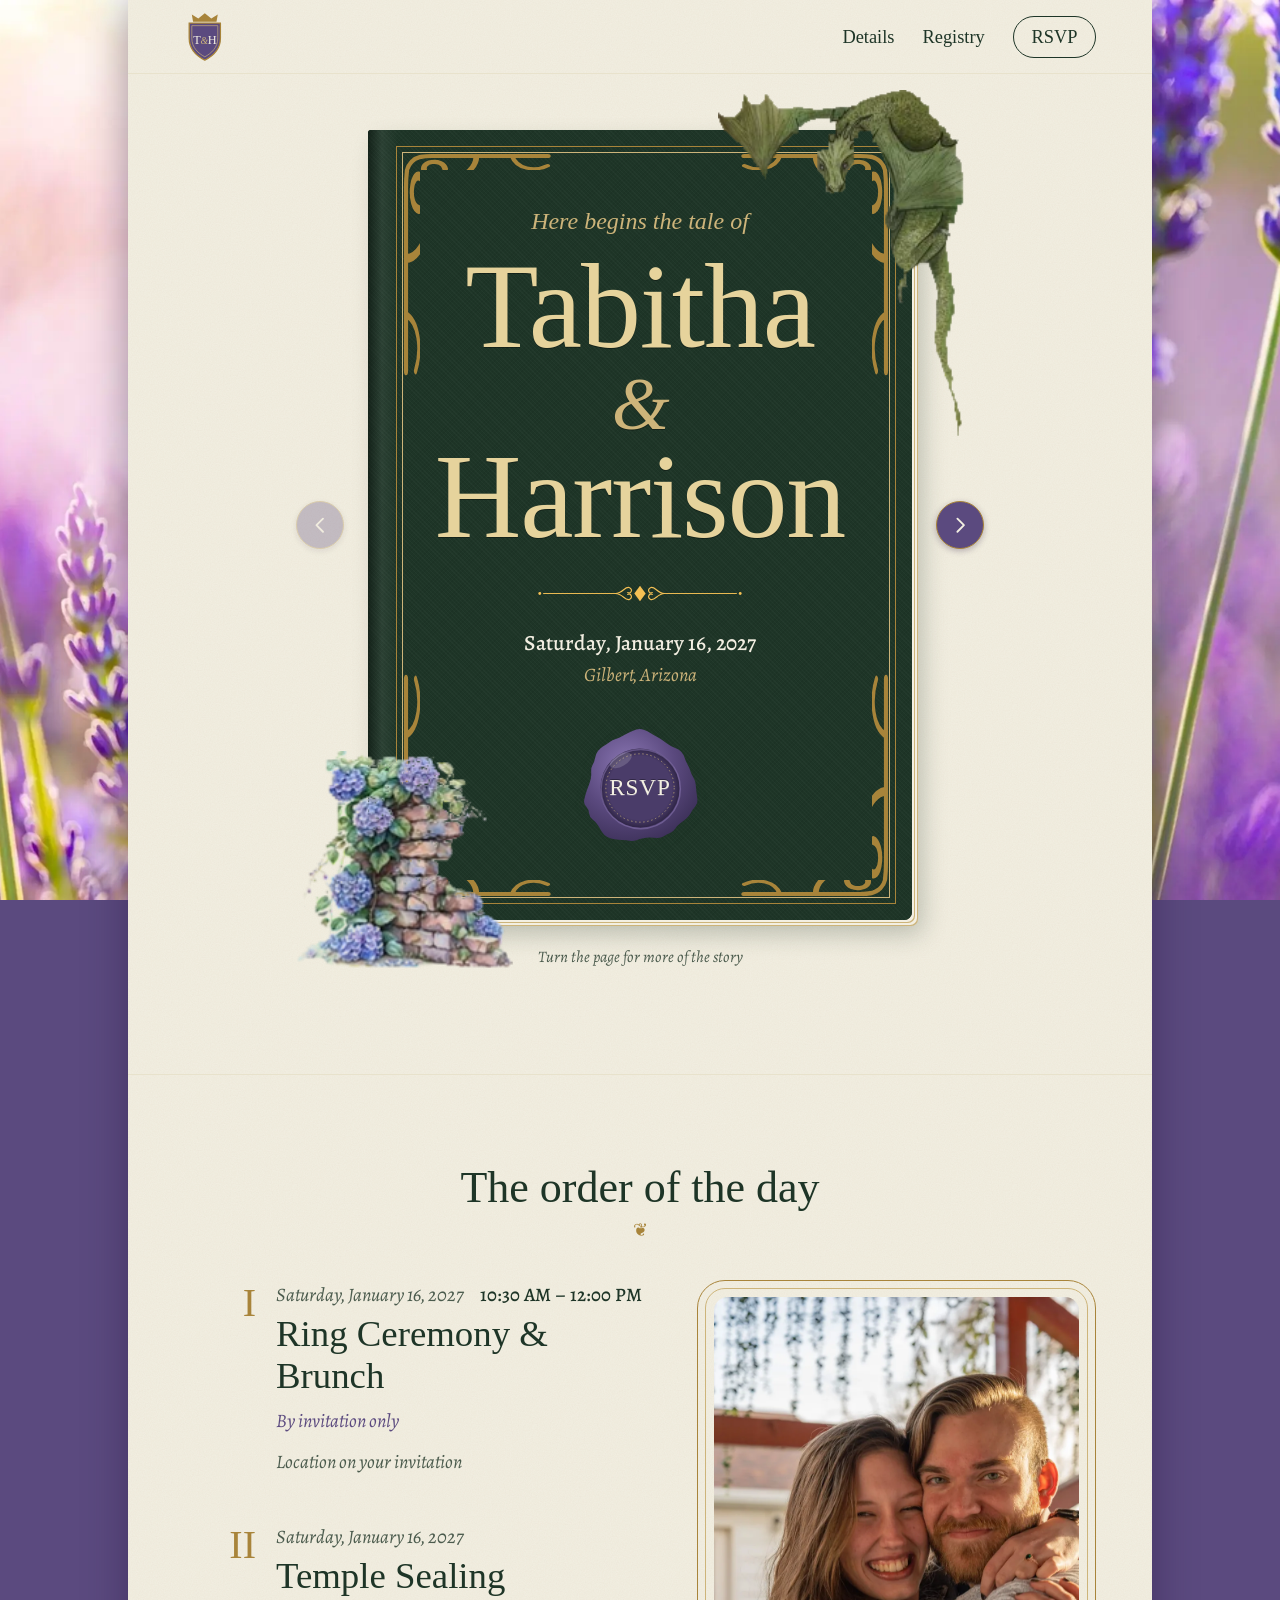
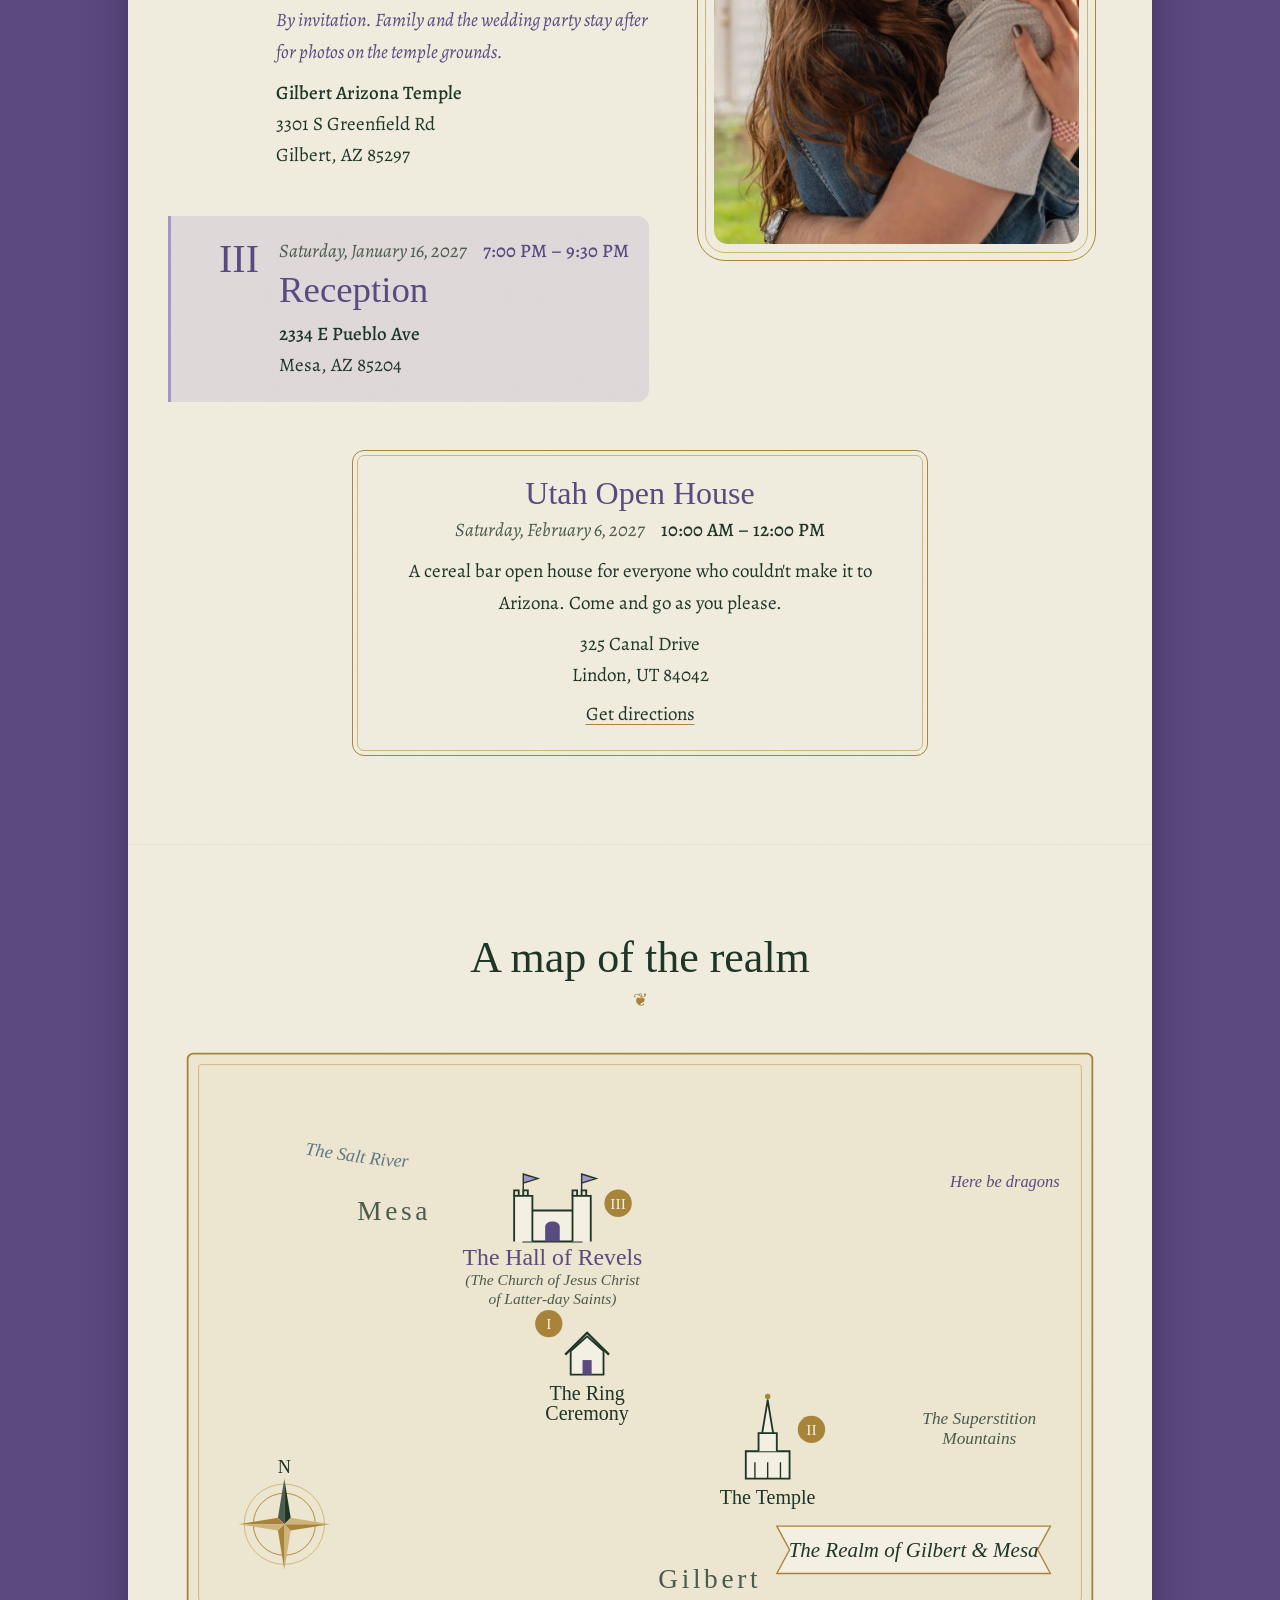
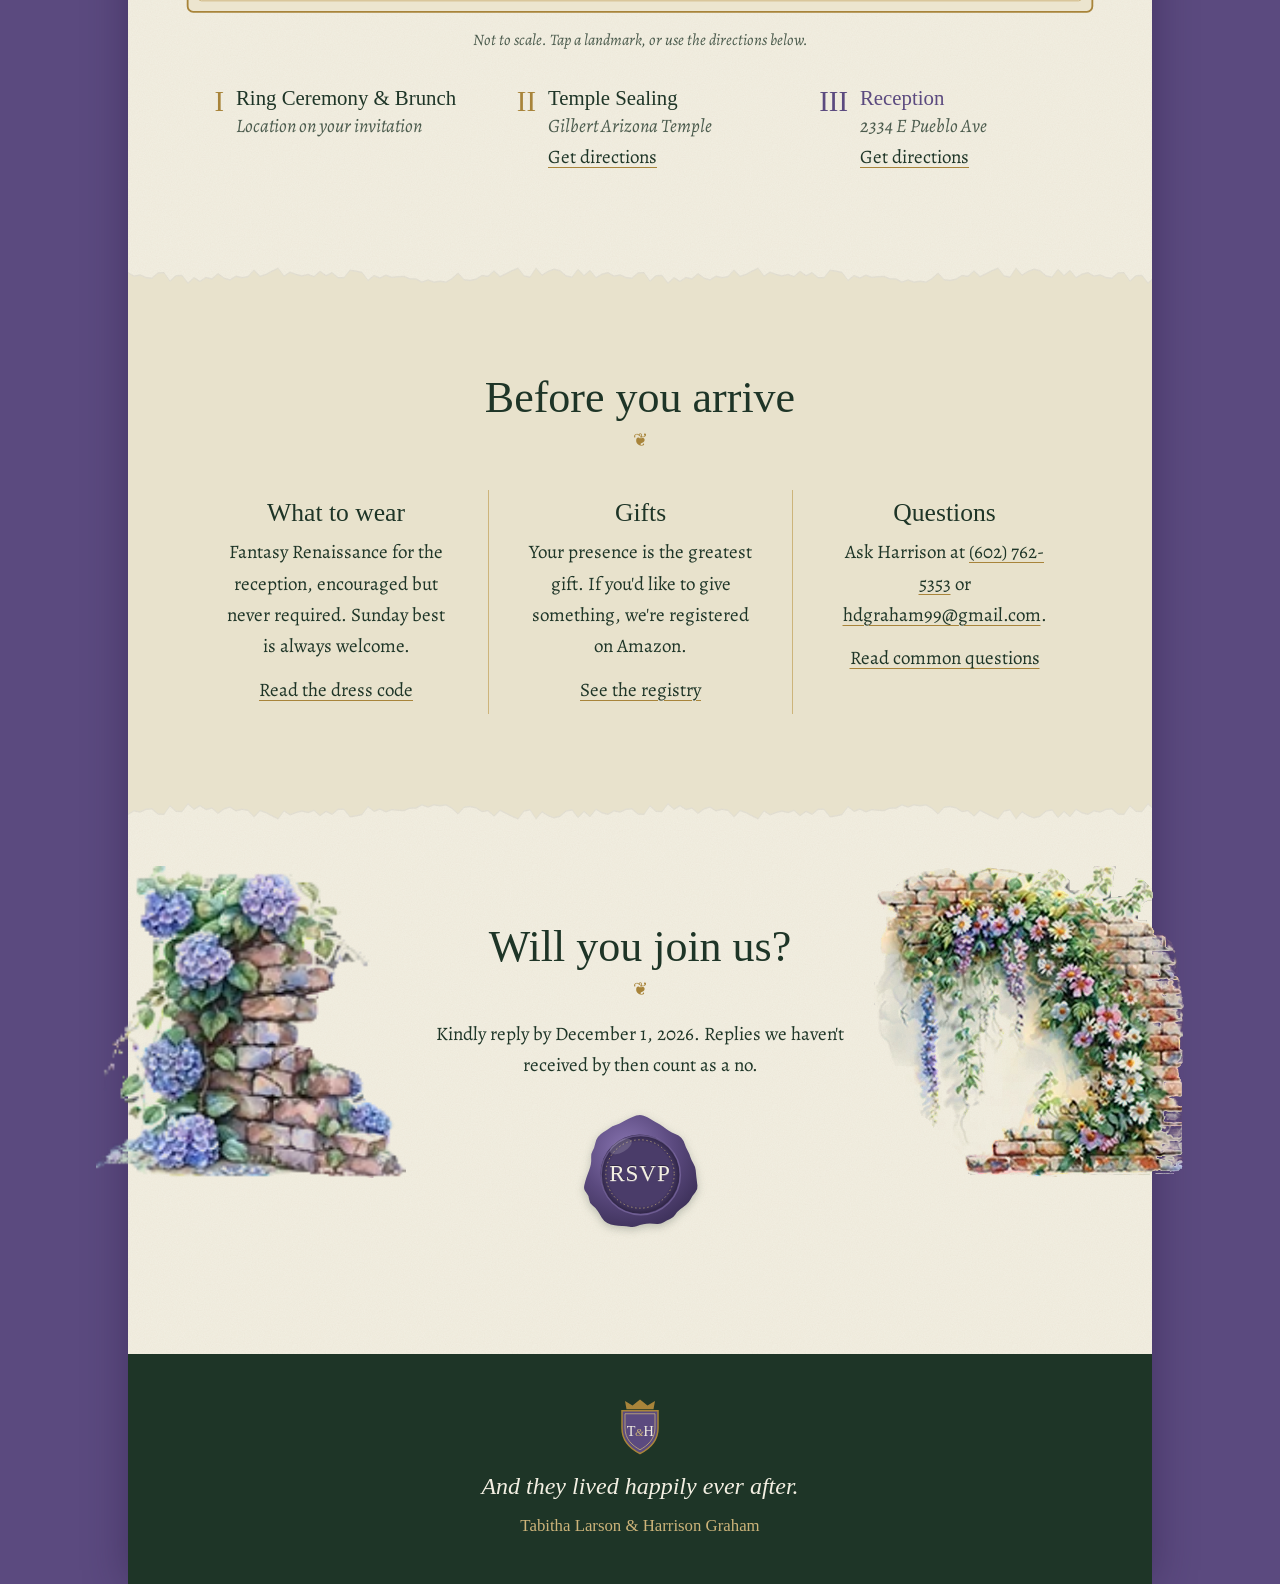
<file: index.html>
<!DOCTYPE html>
<html lang="en">
<head>
  <meta charset="UTF-8" />
  <meta name="viewport" content="width=device-width, initial-scale=1.0, viewport-fit=cover" />
  <title data-wc-title="Home">Tabitha & Harrison | Home</title>
  <link rel="preconnect" href="https://fonts.googleapis.com" />
  <link rel="preconnect" href="https://fonts.gstatic.com" crossorigin />
  <link href="https://fonts.googleapis.com/css2?family=IM+Fell+English:ital@0;1&family=IM+Fell+English+SC&family=Alegreya:ital,wght@0,400;0,500;1,400&display=swap" rel="stylesheet" />
  <link rel="stylesheet" href="css/styles.css" />
  <link rel="icon" href="images/crest.svg" type="image/svg+xml" />
</head>
<body>
  <header class="site-header">
    <a class="seal" href="index.html" aria-label="Home">
      <svg class="crest" viewBox="0 0 64 76" aria-hidden="true">
        <path d="M14 15 L12 4 L22 10 L32 2 L42 10 L52 4 L50 15 Z" class="crest__crown" />
        <path d="M8 17 H56 V40 C56 58 44 68 32 74 C20 68 8 58 8 40 Z" class="crest__shield" />
        <path d="M12 21 H52 V40 C52 55 42 63.5 32 69 C22 63.5 12 55 12 40 Z" class="crest__inner" />
        <text x="32" y="50" class="crest__letters"><tspan data-wc="couple.partnerA.first.0">T</tspan><tspan class="crest__amp">&amp;</tspan><tspan data-wc="couple.partnerB.first.0">H</tspan></text>
      </svg>
    </a>
    <nav class="nav" aria-label="Main">
      <a href="info.html">Details</a>
      <a href="registry-list/index.html">Registry</a>
      <a class="nav__rsvp" href="rsvp.html">RSVP</a>
    </nav>
  </header>

  <main>
    <section class="title-page" aria-labelledby="names">
      <div class="fireflies" data-fireflies aria-hidden="true"></div>
      <div class="book" data-book>
        <div class="book__pages">
          <div class="book__back" aria-hidden="true"></div>
          <div class="book__leaf book__cover is-current" data-leaf>
            <p class="title-page__kicker">Here begins the tale of</p>
            <h1 class="title-page__names" id="names">
              <span data-wc="couple.partnerA.first">Tabitha</span>
              <span class="title-page__amp" aria-label="and">&amp;</span>
              <span data-wc="couple.partnerB.first">Harrison</span>
            </h1>
            <hr class="title-page__rule" />
            <p class="title-page__date"><time data-wc="date.display" data-wc-attr="datetime:date.iso">Saturday, January 16, 2027</time></p>
            <p class="title-page__place" data-wc="city">Gilbert, Arizona</p>
            <a class="button button--seal" href="rsvp.html">RSVP</a>
          </div>
          <figure class="book__leaf book__page" data-leaf>
            <img src="images/book/page-8.webp" alt="Tabitha's hand with an engagement ring, resting on Harrison's chest" width="800" height="1200" loading="lazy" />
            <figcaption class="book__folio" aria-hidden="true">i</figcaption>
          </figure>
          <figure class="book__leaf book__page" data-leaf>
            <img src="images/book/page-2.webp" alt="Tabitha posing with arms flung wide in front of Harrison, by a blue spruce" width="880" height="1200" loading="lazy" />
            <figcaption class="book__folio" aria-hidden="true">ii</figcaption>
          </figure>
          <figure class="book__leaf book__page" data-leaf>
            <img src="images/book/page-5.webp" alt="Tabitha and Harrison hugging among glowing lantern sculptures" width="810" height="1200" loading="lazy" />
            <figcaption class="book__folio" aria-hidden="true">iii</figcaption>
          </figure>
          <figure class="book__leaf book__page" data-leaf>
            <img src="images/book/page-6.webp" alt="Tabitha and Harrison cheek to cheek under green leaves" width="900" height="1200" loading="lazy" />
            <figcaption class="book__folio" aria-hidden="true">iv</figcaption>
          </figure>
          <figure class="book__leaf book__page" data-leaf>
            <img src="images/book/page-7.webp" alt="Tabitha and Harrison smiling under a cloudy blue sky" width="900" height="1200" loading="lazy" />
            <figcaption class="book__folio" aria-hidden="true">v</figcaption>
          </figure>
          <figure class="book__leaf book__page book__page--pair" data-leaf>
            <img src="images/book/page-1.webp" alt="Tabitha and Harrison sitting back to back on a railing" width="1200" height="800" loading="lazy" />
            <img src="images/book/page-3.webp" alt="Tabitha riding piggyback on Harrison in front of a blue spruce" width="1200" height="800" loading="lazy" />
            <figcaption class="book__folio" aria-hidden="true">vi</figcaption>
          </figure>
        </div>
        <img class="decal decal--dragon" src="images/dragon.webp" alt="" width="173" height="244" />
        <img class="decal decal--hydrangea" src="images/ruin-hydrangea.webp" alt="" width="152" height="153" />
        <button class="book__turn book__turn--prev" type="button" data-book-prev aria-label="Previous page" disabled><svg viewBox="0 0 24 24" aria-hidden="true"><path d="M15 5 L8 12 L15 19" /></svg></button>
        <button class="book__turn book__turn--next" type="button" data-book-next aria-label="Next page"><svg viewBox="0 0 24 24" aria-hidden="true"><path d="M9 5 L16 12 L9 19" /></svg></button>
      </div>
      <p class="book__status" data-book-status aria-live="polite">Turn the page for more of the story</p>
    </section>

    <section class="chapters" aria-labelledby="chapters-title">
      <div class="chapters__inner">
        <h2 class="heading" id="chapters-title">The order of the day</h2>
        <div class="chapters__columns">
          <ol class="chapter-list" data-wc-schedule>
            <!-- Rendered from WEDDING.events by js/apply-wedding-config.js -->
          </ol>
          <div class="chapters__art">
            <img class="chapters__photo" src="images/couple-embrace.webp" alt="Tabitha and Harrison hugging and smiling" width="900" height="1350" loading="lazy" />
          </div>
        </div>
        <aside class="open-house" data-wc-open-house aria-label="Utah open house">
          <!-- Rendered from WEDDING.openHouse by js/apply-wedding-config.js -->
        </aside>
      </div>
    </section>

    <section class="realm" aria-labelledby="realm-title">
      <h2 class="heading" id="realm-title">A map of the realm</h2>
      <figure class="realm__map">
        <svg viewBox="0 0 1000 620" role="img" aria-labelledby="realm-map-title">
          <title id="realm-map-title">An illustrated map of the three venues, from the Salt River in the north to the Superstition Mountains in the east. The map is not to scale.</title>
          <defs>
            <filter id="realm-rough">
              <feTurbulence type="fractalNoise" baseFrequency="0.035" numOctaves="2" seed="4" />
              <feDisplacementMap in="SourceGraphic" scale="3.5" />
            </filter>
            <symbol id="realm-tree" viewBox="0 0 20 28">
              <path d="M10 1 C4 7 2 13 4 18 C6 21 14 21 16 18 C18 13 16 7 10 1 Z" fill="#8fa37c" />
              <path d="M10 6 V27" stroke="#4b5b4d" stroke-width="1.4" />
            </symbol>
            <symbol id="realm-peak" viewBox="0 0 80 60">
              <path d="M2 58 L40 4 L78 58" fill="#e2d9bf" stroke="#4b5b4d" stroke-width="2" stroke-linejoin="round" />
              <path d="M40 4 L46 26 L40 22 L36 34" fill="none" stroke="#4b5b4d" stroke-width="1.5" />
              <path d="M52 34 L58 44 M60 40 L66 50" stroke="#4b5b4d" stroke-width="1.2" />
            </symbol>
          </defs>

          <!-- Parchment and its double gilt border -->
          <rect x="4" y="4" width="992" height="612" rx="6" fill="#ece5cf" stroke="#a8843a" stroke-width="2" />
          <rect x="16" y="16" width="968" height="588" rx="3" fill="none" stroke="#cdb47a" stroke-width="1" />

          <g filter="url(#realm-rough)">
            <!-- The Salt River across the north -->
            <path id="realm-river" d="M16 118 C120 90 210 150 330 120 C450 90 520 60 640 92 C760 124 860 70 984 84" fill="none" stroke="#8ea3b3" stroke-width="9" stroke-linecap="round" />
            <path d="M16 118 C120 90 210 150 330 120 C450 90 520 60 640 92 C760 124 860 70 984 84" fill="none" stroke="#c9d4da" stroke-width="2.5" stroke-dasharray="14 18" />

            <!-- The Superstition Mountains in the east -->
            <use href="#realm-peak" x="790" y="170" width="110" height="82" />
            <use href="#realm-peak" x="860" y="200" width="100" height="74" />
            <use href="#realm-peak" x="820" y="250" width="120" height="90" />
            <use href="#realm-peak" x="900" y="290" width="80" height="60" />
            <use href="#realm-peak" x="790" y="320" width="90" height="68" />

            <!-- Woods -->
            <use href="#realm-tree" x="120" y="200" width="26" height="36" />
            <use href="#realm-tree" x="146" y="214" width="22" height="31" />
            <use href="#realm-tree" x="100" y="226" width="24" height="34" />
            <use href="#realm-tree" x="210" y="430" width="24" height="34" />
            <use href="#realm-tree" x="236" y="446" width="20" height="28" />
            <use href="#realm-tree" x="188" y="452" width="22" height="31" />
            <use href="#realm-tree" x="560" y="240" width="22" height="31" />
            <use href="#realm-tree" x="584" y="252" width="20" height="28" />
            <use href="#realm-tree" x="700" y="390" width="22" height="31" />
            <use href="#realm-tree" x="724" y="402" width="20" height="28" />
            <use href="#realm-tree" x="470" y="520" width="22" height="31" />
            <use href="#realm-tree" x="494" y="530" width="20" height="28" />

            <!-- Two lakes beside the first landmark -->
            <path d="M330 340 C350 318 396 322 404 344 C412 366 378 382 352 376 C330 371 318 356 330 340 Z" fill="#c9d4da" stroke="#8ea3b3" stroke-width="2" />
            <path d="M300 392 C312 380 336 384 336 398 C336 410 314 414 304 408 C296 403 294 398 300 392 Z" fill="#c9d4da" stroke="#8ea3b3" stroke-width="2" />

            <!-- The road, from the first chapter to the last -->
            <path d="M440 352 C520 380 580 420 640 448 M640 448 C600 380 540 300 470 250 C440 228 420 214 404 200" fill="none" stroke="#a8843a" stroke-width="2.5" stroke-dasharray="2 9" stroke-linecap="round" />
          </g>

          <!-- Town names -->
          <text class="realm__town" x="190" y="186">Mesa</text>
          <text class="realm__town" x="520" y="590">Gilbert</text>
          <text class="realm__river"><textPath href="#realm-river" startOffset="12%">The Salt River</textPath></text>
          <text class="realm__note" x="872" y="410" text-anchor="middle">The Superstition</text>
          <text class="realm__note" x="872" y="432" text-anchor="middle">Mountains</text>
          <text class="realm__dragons" x="900" y="150" text-anchor="middle">Here be dragons</text>

          <!-- I. The ring ceremony. Invite-only, so it gets no link and no venue name. -->
          <a data-wc-map-link="ring-ceremony" target="_blank" rel="noopener noreferrer">
            <g class="realm__place">
              <path d="M424 356 V330 L442 314 L460 330 V356 Z" fill="#f3efe2" stroke="#1e3527" stroke-width="2" stroke-linejoin="round" />
              <path d="M418 334 L442 310 L466 334" fill="none" stroke="#1e3527" stroke-width="2.5" stroke-linejoin="round" />
              <rect x="437" y="340" width="10" height="16" fill="#5b4a7f" />
              <circle cx="400" cy="300" r="15" fill="#a8843a" />
              <text class="realm__num" x="400" y="306">I</text>
              <text class="realm__label" x="442" y="384" text-anchor="middle">The Ring</text>
              <text class="realm__label" x="442" y="406" text-anchor="middle">Ceremony</text>
            </g>
          </a>

          <!-- II. The temple -->
          <a data-wc-map-link="temple" target="_blank" rel="noopener noreferrer">
            <g class="realm__place">
              <path d="M616 470 V440 H664 V470 Z" fill="#f3efe2" stroke="#1e3527" stroke-width="2" />
              <path d="M630 440 V420 H650 V440" fill="#f3efe2" stroke="#1e3527" stroke-width="2" />
              <path d="M634 420 L640 384 L646 420 Z" fill="#f3efe2" stroke="#1e3527" stroke-width="2" stroke-linejoin="round" />
              <circle cx="640" cy="380" r="3" fill="#a8843a" />
              <path d="M626 470 V452 M640 470 V452 M654 470 V452" stroke="#1e3527" stroke-width="1.5" />
              <circle cx="688" cy="416" r="15" fill="#a8843a" />
              <text class="realm__num" x="688" y="422">II</text>
              <text class="realm__label" x="640" y="498" text-anchor="middle">The Temple</text>
            </g>
          </a>

          <!-- III. The hall of the reception -->
          <a data-wc-map-link="reception" target="_blank" rel="noopener noreferrer">
            <g class="realm__place">
              <path d="M372 210 V176 H436 V210 Z" fill="#f3efe2" stroke="#1e3527" stroke-width="2" />
              <path d="M362 210 V160 H382 V210 M426 210 V160 H446 V210" fill="#f3efe2" stroke="#1e3527" stroke-width="2" />
              <path d="M362 160 V154 H367 V160 M372 160 V154 H377 V160 M426 160 V154 H431 V160 M436 160 V154 H441 V160" fill="none" stroke="#1e3527" stroke-width="2" />
              <path d="M396 210 V194 C396 186 412 186 412 194 V210" fill="#5b4a7f" />
              <path d="M372 154 V136 L388 141 L372 146" fill="#a693c9" stroke="#1e3527" stroke-width="1.5" />
              <path d="M436 154 V136 L452 141 L436 146" fill="#a693c9" stroke="#1e3527" stroke-width="1.5" />
              <circle cx="476" cy="168" r="15" fill="#a8843a" />
              <text class="realm__num" x="476" y="174">III</text>
              <text class="realm__label realm__label--primary" x="404" y="236" text-anchor="middle">The Hall of Revels</text>
              <text class="realm__sublabel" x="404" y="258" text-anchor="middle">(The Church of Jesus Christ</text>
              <text class="realm__sublabel" x="404" y="278" text-anchor="middle">of Latter-day Saints)</text>
            </g>
          </a>

          <!-- Compass rose -->
          <g transform="translate(110 520)">
            <circle r="44" fill="none" stroke="#cdb47a" stroke-width="1" />
            <circle r="34" fill="none" stroke="#a8843a" stroke-width="1" />
            <path d="M0 -50 L7 -7 L0 0 Z" fill="#1e3527" />
            <path d="M0 -50 L-7 -7 L0 0 Z" fill="#4b5b4d" />
            <path d="M0 50 L7 7 L0 0 Z" fill="#cdb47a" />
            <path d="M0 50 L-7 7 L0 0 Z" fill="#a8843a" />
            <path d="M50 0 L7 7 L0 0 Z M-50 0 L-7 -7 L0 0 Z" fill="#a8843a" />
            <path d="M50 0 L7 -7 L0 0 Z M-50 0 L-7 7 L0 0 Z" fill="#cdb47a" />
            <text class="realm__compass" y="-56">N</text>
          </g>

          <!-- Cartouche -->
          <g transform="translate(800 548)">
            <path d="M-150 -26 H150 L136 0 L150 26 H-150 L-136 0 Z" fill="#f3efe2" stroke="#a8843a" stroke-width="1.5" />
            <text class="realm__title" y="8">The Realm of Gilbert &amp; Mesa</text>
          </g>
        </svg>
        <figcaption class="realm__caption">Not to scale. Tap a landmark, or use the directions below.</figcaption>
      </figure>
      <ol class="realm__legend" data-wc-directions>
        <!-- Rendered from WEDDING.events by js/apply-wedding-config.js -->
      </ol>
    </section>

    <section class="provisions" aria-labelledby="provisions-title">
      <h2 class="heading" id="provisions-title">Before you arrive</h2>
      <ul class="provisions__grid">
        <li class="provisions__item">
          <h3 class="provisions__title">What to wear</h3>
          <p>Fantasy Renaissance for the reception, encouraged but never required. Sunday best is always welcome.</p>
          <a href="info.html#dress">Read the dress code</a>
        </li>
        <li class="provisions__item">
          <h3 class="provisions__title">Gifts</h3>
          <p>Your presence is the greatest gift. If you'd like to give something, we're registered on Amazon.</p>
          <a href="registry-list/index.html">See the registry</a>
        </li>
        <li class="provisions__item">
          <h3 class="provisions__title">Questions</h3>
          <p>Ask Harrison at <a href="tel:+16027625353">(602) 762-5353</a> or <a href="mailto:hdgraham99@gmail.com">hdgraham99@gmail.com</a>.</p>
          <a href="info.html#questions">Read common questions</a>
        </li>
      </ul>
    </section>

    <section class="finale" aria-labelledby="finale-title">
      <div class="finale__inner">
        <img class="decal decal--arch" src="images/ruin-arch.webp" alt="" width="310" height="311" />
        <img class="decal decal--brick" src="images/ruin-hydrangea.webp" alt="" width="152" height="153" />
        <h2 class="heading" id="finale-title">Will you join us?</h2>
        <p>Kindly reply by <span data-wc="rsvp.deadline">December 1, 2026</span>. Replies we haven't received by then count as a no.</p>
        <a class="button button--seal" href="rsvp.html">RSVP</a>
      </div>
    </section>
  </main>

  <footer class="site-footer">
    <svg class="crest crest--footer" viewBox="0 0 64 76" aria-hidden="true">
          <path d="M14 15 L12 4 L22 10 L32 2 L42 10 L52 4 L50 15 Z" class="crest__crown" />
          <path d="M8 17 H56 V40 C56 58 44 68 32 74 C20 68 8 58 8 40 Z" class="crest__shield" />
          <path d="M12 21 H52 V40 C52 55 42 63.5 32 69 C22 63.5 12 55 12 40 Z" class="crest__inner" />
          <text x="32" y="50" class="crest__letters"><tspan data-wc="couple.partnerA.first.0">T</tspan><tspan class="crest__amp">&amp;</tspan><tspan data-wc="couple.partnerB.first.0">H</tspan></text>
    </svg>
    <p class="site-footer__end">And they lived happily ever after.</p>
    <p class="site-footer__names" data-wc="couple.footerNames">Tabitha Larson &amp; Harrison Graham</p>
  </footer>

  <script type="module" src="js/apply-wedding-config.js"></script>
  <script type="module" src="js/site-header.js"></script>
  <script type="module" src="js/schedule-photo.js"></script>
  <script type="module" src="js/fireflies.js"></script>
  <script type="module" src="js/picture-book.js"></script>
</body>
</html>
</file>
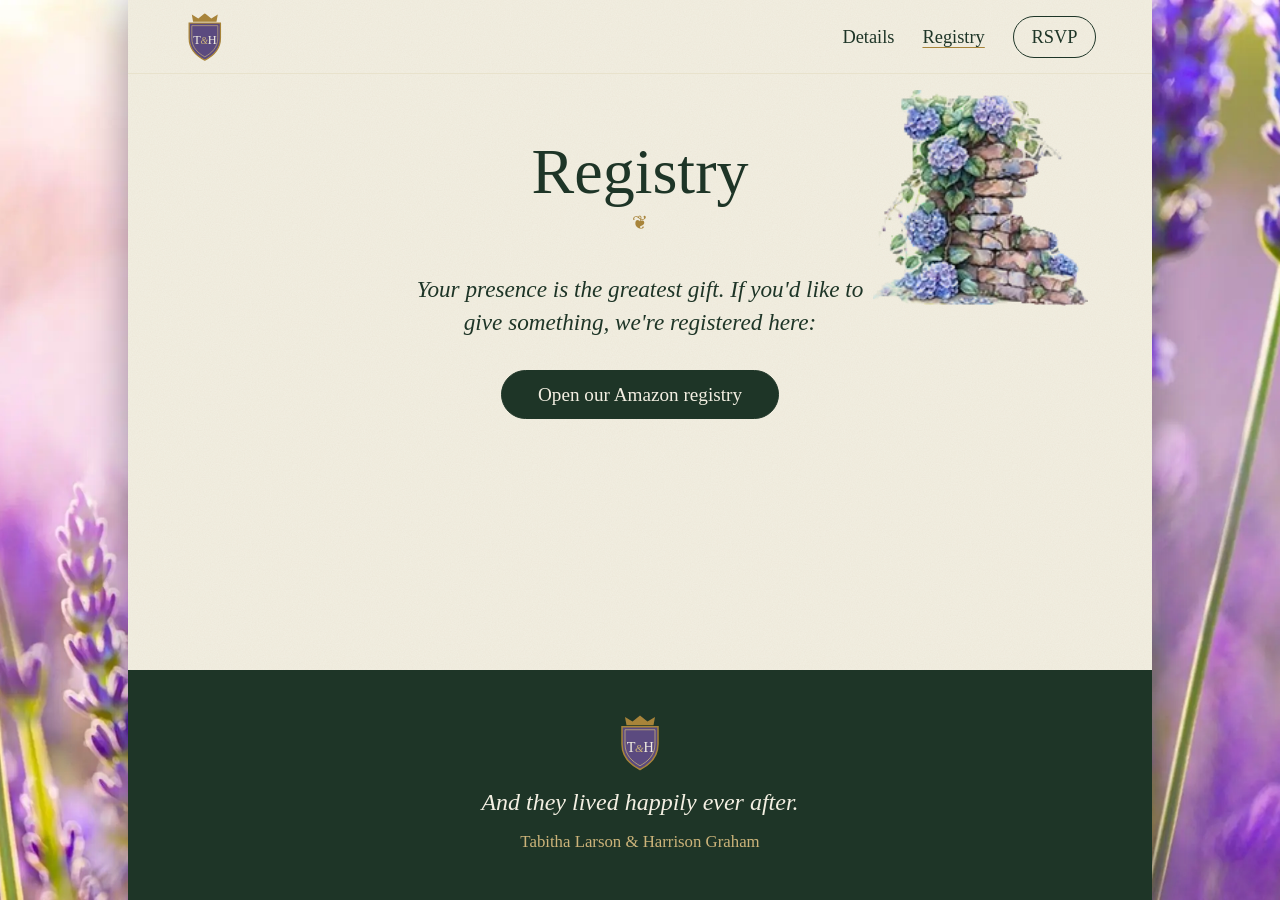
<file: registry-list/index.html>
<!DOCTYPE html>
<html lang="en">
<head>
  <meta charset="UTF-8" />
  <meta name="viewport" content="width=device-width, initial-scale=1.0, viewport-fit=cover" />
  <title data-wc-title="Registry">Tabitha & Harrison | Registry</title>
  <link rel="preconnect" href="https://fonts.googleapis.com" />
  <link rel="preconnect" href="https://fonts.gstatic.com" crossorigin />
  <link href="https://fonts.googleapis.com/css2?family=IM+Fell+English:ital@0;1&family=IM+Fell+English+SC&family=Alegreya:ital,wght@0,400;0,500;1,400&display=swap" rel="stylesheet" />
  <link rel="stylesheet" href="../css/styles.css" />
  <link rel="icon" href="../images/crest.svg" type="image/svg+xml" />
</head>
<body>
  <header class="site-header">
    <a class="seal" href="../index.html" aria-label="Home">
      <svg class="crest" viewBox="0 0 64 76" aria-hidden="true">
        <path d="M14 15 L12 4 L22 10 L32 2 L42 10 L52 4 L50 15 Z" class="crest__crown" />
        <path d="M8 17 H56 V40 C56 58 44 68 32 74 C20 68 8 58 8 40 Z" class="crest__shield" />
        <path d="M12 21 H52 V40 C52 55 42 63.5 32 69 C22 63.5 12 55 12 40 Z" class="crest__inner" />
        <text x="32" y="50" class="crest__letters"><tspan data-wc="couple.partnerA.first.0">T</tspan><tspan class="crest__amp">&amp;</tspan><tspan data-wc="couple.partnerB.first.0">H</tspan></text>
      </svg>
    </a>
    <nav class="nav" aria-label="Main">
      <a href="../info.html">Details</a>
      <a href="../registry-list/index.html" aria-current="page">Registry</a>
      <a class="nav__rsvp" href="../rsvp.html">RSVP</a>
    </nav>
  </header>

  <main class="page">
    <img class="decal decal--hydrangea" src="../images/ruin-hydrangea.webp" alt="" width="152" height="153" />
    <h1 class="page__title">Registry</h1>
    <div class="registry" data-wc-registry>
      <!-- Rendered from WEDDING.registry by js/apply-wedding-config.js -->
    </div>
  </main>

  <footer class="site-footer">
    <svg class="crest crest--footer" viewBox="0 0 64 76" aria-hidden="true">
          <path d="M14 15 L12 4 L22 10 L32 2 L42 10 L52 4 L50 15 Z" class="crest__crown" />
          <path d="M8 17 H56 V40 C56 58 44 68 32 74 C20 68 8 58 8 40 Z" class="crest__shield" />
          <path d="M12 21 H52 V40 C52 55 42 63.5 32 69 C22 63.5 12 55 12 40 Z" class="crest__inner" />
          <text x="32" y="50" class="crest__letters"><tspan data-wc="couple.partnerA.first.0">T</tspan><tspan class="crest__amp">&amp;</tspan><tspan data-wc="couple.partnerB.first.0">H</tspan></text>
    </svg>
    <p class="site-footer__end">And they lived happily ever after.</p>
    <p class="site-footer__names" data-wc="couple.footerNames">Tabitha Larson &amp; Harrison Graham</p>
  </footer>

  <script type="module" src="../js/apply-wedding-config.js"></script>
  <script type="module" src="../js/site-header.js"></script>
</body>
</html>
</file>
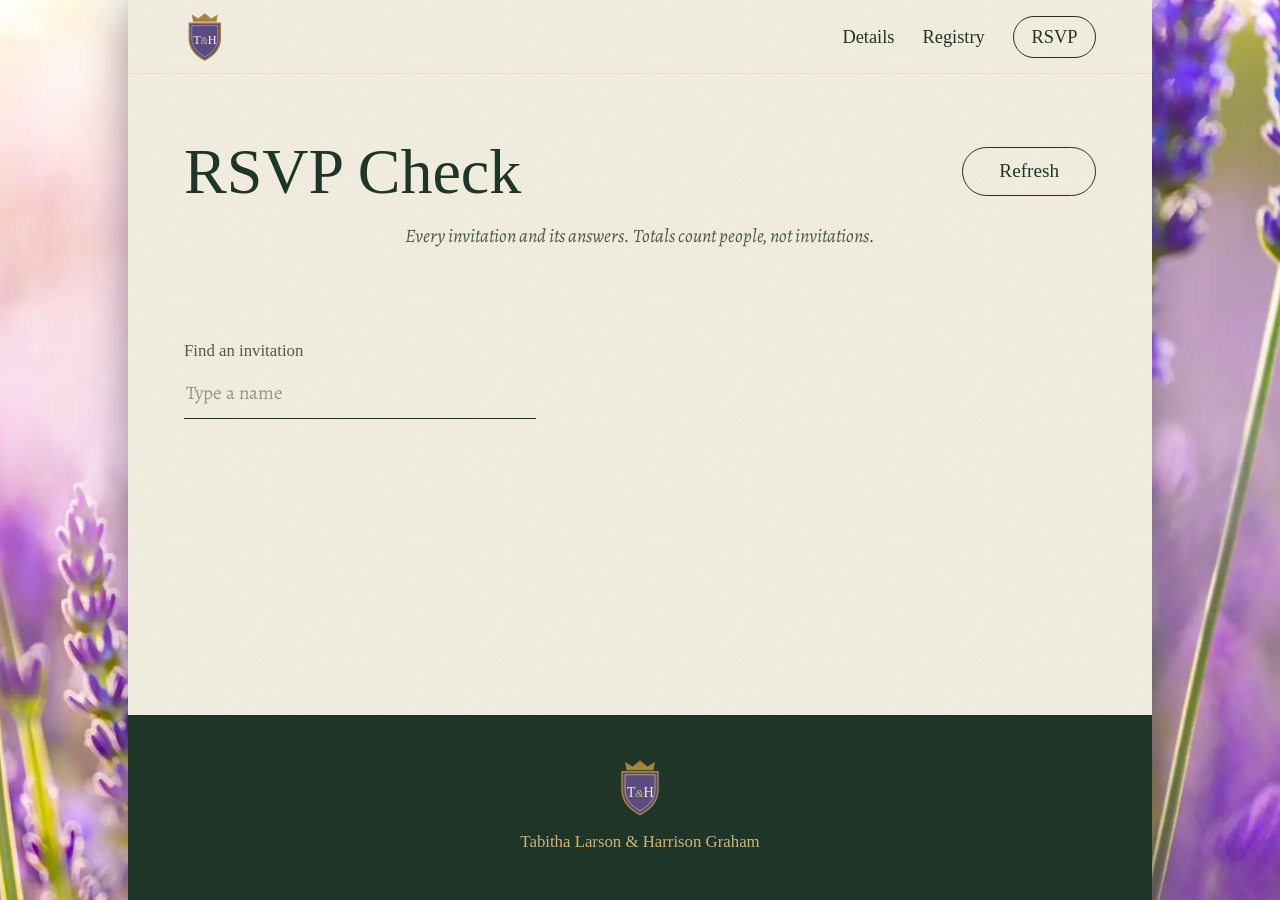
<file: rsvpcheck/index.html>
<!DOCTYPE html>
<html lang="en">
<head>
  <meta charset="UTF-8" />
  <meta name="viewport" content="width=device-width, initial-scale=1.0, viewport-fit=cover" />
  <title data-wc-title="RSVP Check">Tabitha & Harrison | RSVP Check</title>
  <link rel="preconnect" href="https://fonts.googleapis.com" />
  <link rel="preconnect" href="https://fonts.gstatic.com" crossorigin />
  <link href="https://fonts.googleapis.com/css2?family=IM+Fell+English:ital@0;1&family=IM+Fell+English+SC&family=Alegreya:ital,wght@0,400;0,500;1,400&display=swap" rel="stylesheet" />
  <link rel="stylesheet" href="../css/styles.css" />
  <link rel="icon" href="../images/crest.svg" type="image/svg+xml" />
</head>
<body>
  <header class="site-header">
    <a class="seal" href="../index.html" aria-label="Home">
      <svg class="crest" viewBox="0 0 64 76" aria-hidden="true">
        <path d="M14 15 L12 4 L22 10 L32 2 L42 10 L52 4 L50 15 Z" class="crest__crown" />
        <path d="M8 17 H56 V40 C56 58 44 68 32 74 C20 68 8 58 8 40 Z" class="crest__shield" />
        <path d="M12 21 H52 V40 C52 55 42 63.5 32 69 C22 63.5 12 55 12 40 Z" class="crest__inner" />
        <text x="32" y="50" class="crest__letters"><tspan data-wc="couple.partnerA.first.0">T</tspan><tspan class="crest__amp">&amp;</tspan><tspan data-wc="couple.partnerB.first.0">H</tspan></text>
      </svg>
    </a>
    <nav class="nav" aria-label="Main">
      <a href="../info.html">Details</a>
      <a href="../registry-list/index.html">Registry</a>
      <a class="nav__rsvp" href="../rsvp.html">RSVP</a>
    </nav>
  </header>

  <main class="page page--wide">
    <section class="rsvpcheck">
      <div class="rsvpcheck-head">
        <h1 class="page__title">RSVP Check</h1>
        <button id="rsvpcheck-refresh" class="button button--quiet" type="button">Refresh</button>
      </div>
      <p class="rsvp-intro">Every invitation and its answers. Totals count people, not invitations.</p>

      <div id="rsvpcheck-filters" class="rsvpcheck-filters" role="group" aria-label="Show event"></div>
      <div id="rsvpcheck-summary" class="rsvpcheck-totals" aria-live="polite"></div>
      <label class="rsvp-field rsvpcheck-search">
        <span class="rsvp-field__label">Find an invitation</span>
        <input id="rsvpcheck-search" class="rsvp-input" type="search" placeholder="Type a name" autocomplete="off" />
      </label>
      <p id="rsvpcheck-message" class="rsvp-message" role="status" aria-live="polite"></p>

      <div class="rsvpcheck-table-wrap">
        <table class="rsvpcheck-table">
          <thead id="rsvpcheck-head"></thead>
          <tbody id="rsvpcheck-body"></tbody>
        </table>
      </div>
    </section>
  </main>

  <footer class="site-footer">
    <svg class="crest crest--footer" viewBox="0 0 64 76" aria-hidden="true">
          <path d="M14 15 L12 4 L22 10 L32 2 L42 10 L52 4 L50 15 Z" class="crest__crown" />
          <path d="M8 17 H56 V40 C56 58 44 68 32 74 C20 68 8 58 8 40 Z" class="crest__shield" />
          <path d="M12 21 H52 V40 C52 55 42 63.5 32 69 C22 63.5 12 55 12 40 Z" class="crest__inner" />
          <text x="32" y="50" class="crest__letters"><tspan data-wc="couple.partnerA.first.0">T</tspan><tspan class="crest__amp">&amp;</tspan><tspan data-wc="couple.partnerB.first.0">H</tspan></text>
    </svg>
    <p class="site-footer__names" data-wc="couple.footerNames">Tabitha Larson &amp; Harrison Graham</p>
  </footer>

  <script type="module" src="../js/apply-wedding-config.js"></script>
  <script type="module" src="../js/site-header.js"></script>
  <script type="module" src="../js/rsvp-check.js"></script>
</body>
</html>
</file>
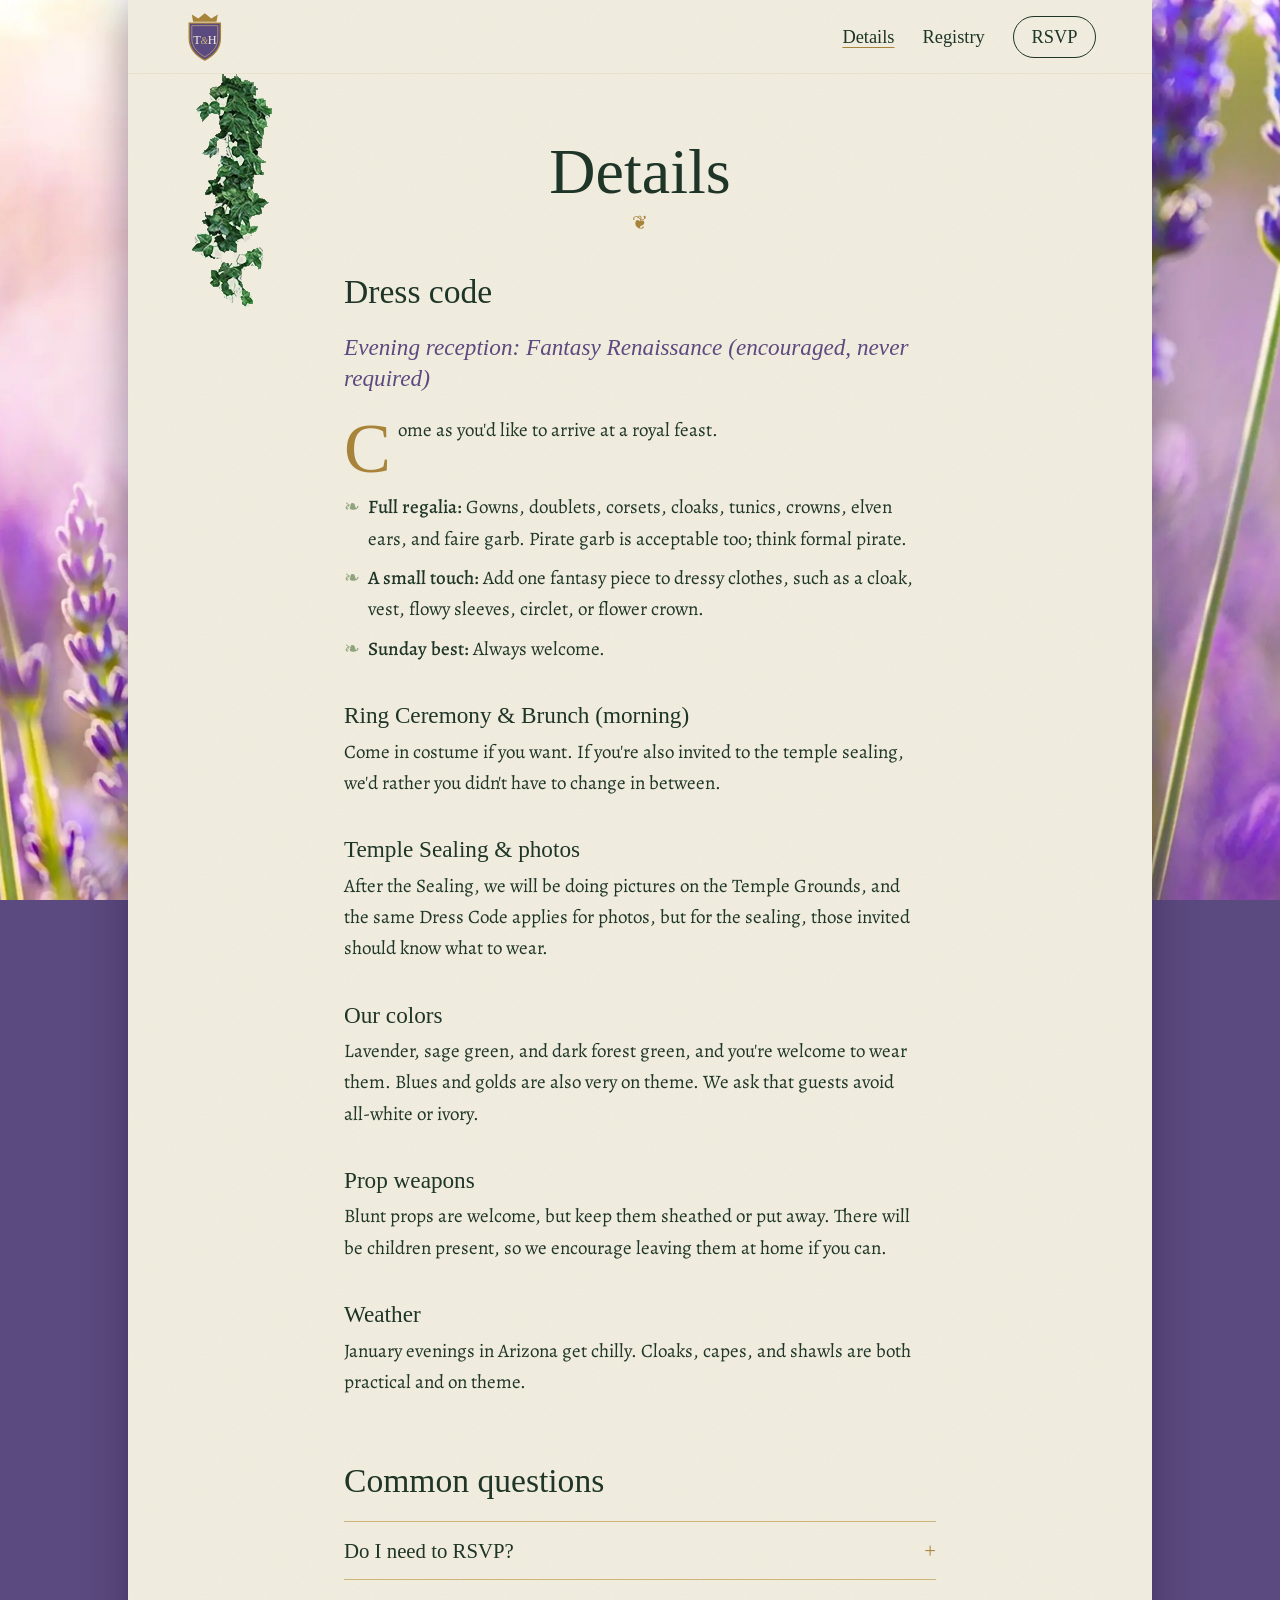
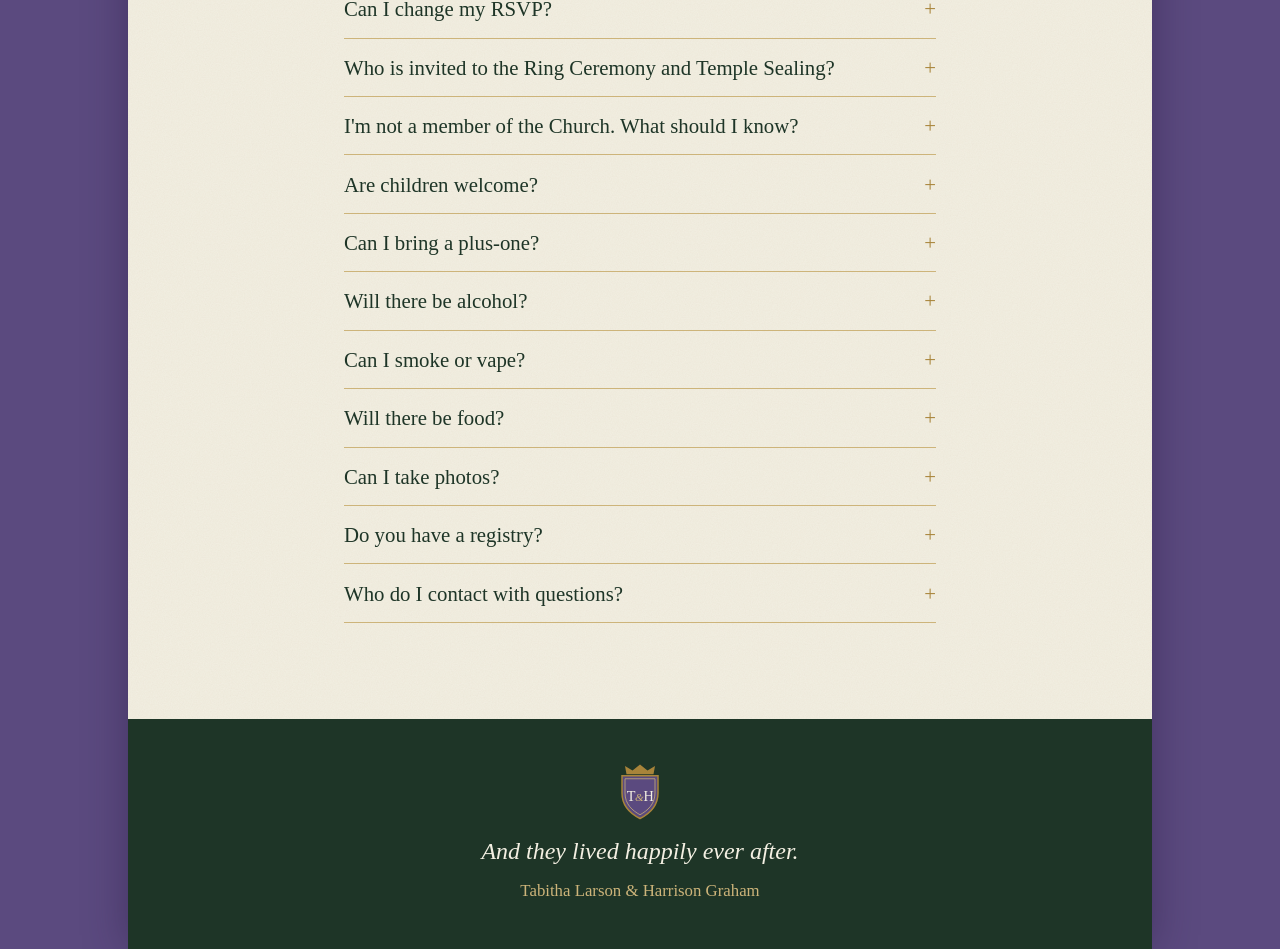
<file: info.html>
<!DOCTYPE html>
<html lang="en">
<head>
  <meta charset="UTF-8" />
  <meta name="viewport" content="width=device-width, initial-scale=1.0, viewport-fit=cover" />
  <title data-wc-title="Details">Tabitha & Harrison | Details</title>
  <link rel="preconnect" href="https://fonts.googleapis.com" />
  <link rel="preconnect" href="https://fonts.gstatic.com" crossorigin />
  <link href="https://fonts.googleapis.com/css2?family=IM+Fell+English:ital@0;1&family=IM+Fell+English+SC&family=Alegreya:ital,wght@0,400;0,500;1,400&display=swap" rel="stylesheet" />
  <link rel="stylesheet" href="css/styles.css" />
  <link rel="icon" href="images/crest.svg" type="image/svg+xml" />
</head>
<body>
  <header class="site-header">
    <a class="seal" href="index.html" aria-label="Home">
      <svg class="crest" viewBox="0 0 64 76" aria-hidden="true">
        <path d="M14 15 L12 4 L22 10 L32 2 L42 10 L52 4 L50 15 Z" class="crest__crown" />
        <path d="M8 17 H56 V40 C56 58 44 68 32 74 C20 68 8 58 8 40 Z" class="crest__shield" />
        <path d="M12 21 H52 V40 C52 55 42 63.5 32 69 C22 63.5 12 55 12 40 Z" class="crest__inner" />
        <text x="32" y="50" class="crest__letters"><tspan data-wc="couple.partnerA.first.0">T</tspan><tspan class="crest__amp">&amp;</tspan><tspan data-wc="couple.partnerB.first.0">H</tspan></text>
      </svg>
    </a>
    <nav class="nav" aria-label="Main">
      <a href="info.html" aria-current="page">Details</a>
      <a href="registry-list/index.html">Registry</a>
      <a class="nav__rsvp" href="rsvp.html">RSVP</a>
    </nav>
  </header>

  <main class="page">
    <img class="decal decal--ivy" src="images/ivy.webp" alt="" width="80" height="233" />
    <h1 class="page__title">Details</h1>

    <section class="part" id="dress" aria-labelledby="dress-title">
      <h2 class="part__title" id="dress-title">Dress code</h2>
      <div data-wc-dress>
        <!-- Rendered from WEDDING.info.dressCode by js/apply-wedding-config.js -->
      </div>
    </section>

    <section class="part" id="questions" aria-labelledby="questions-title">
      <h2 class="part__title" id="questions-title">Common questions</h2>
      <div data-wc-faqs>
        <!-- Rendered from WEDDING.info.faqs by js/apply-wedding-config.js -->
      </div>
    </section>
  </main>

  <footer class="site-footer">
    <svg class="crest crest--footer" viewBox="0 0 64 76" aria-hidden="true">
          <path d="M14 15 L12 4 L22 10 L32 2 L42 10 L52 4 L50 15 Z" class="crest__crown" />
          <path d="M8 17 H56 V40 C56 58 44 68 32 74 C20 68 8 58 8 40 Z" class="crest__shield" />
          <path d="M12 21 H52 V40 C52 55 42 63.5 32 69 C22 63.5 12 55 12 40 Z" class="crest__inner" />
          <text x="32" y="50" class="crest__letters"><tspan data-wc="couple.partnerA.first.0">T</tspan><tspan class="crest__amp">&amp;</tspan><tspan data-wc="couple.partnerB.first.0">H</tspan></text>
    </svg>
    <p class="site-footer__end">And they lived happily ever after.</p>
    <p class="site-footer__names" data-wc="couple.footerNames">Tabitha Larson &amp; Harrison Graham</p>
  </footer>

  <script type="module" src="js/apply-wedding-config.js"></script>
  <script type="module" src="js/site-header.js"></script>
</body>
</html>
</file>
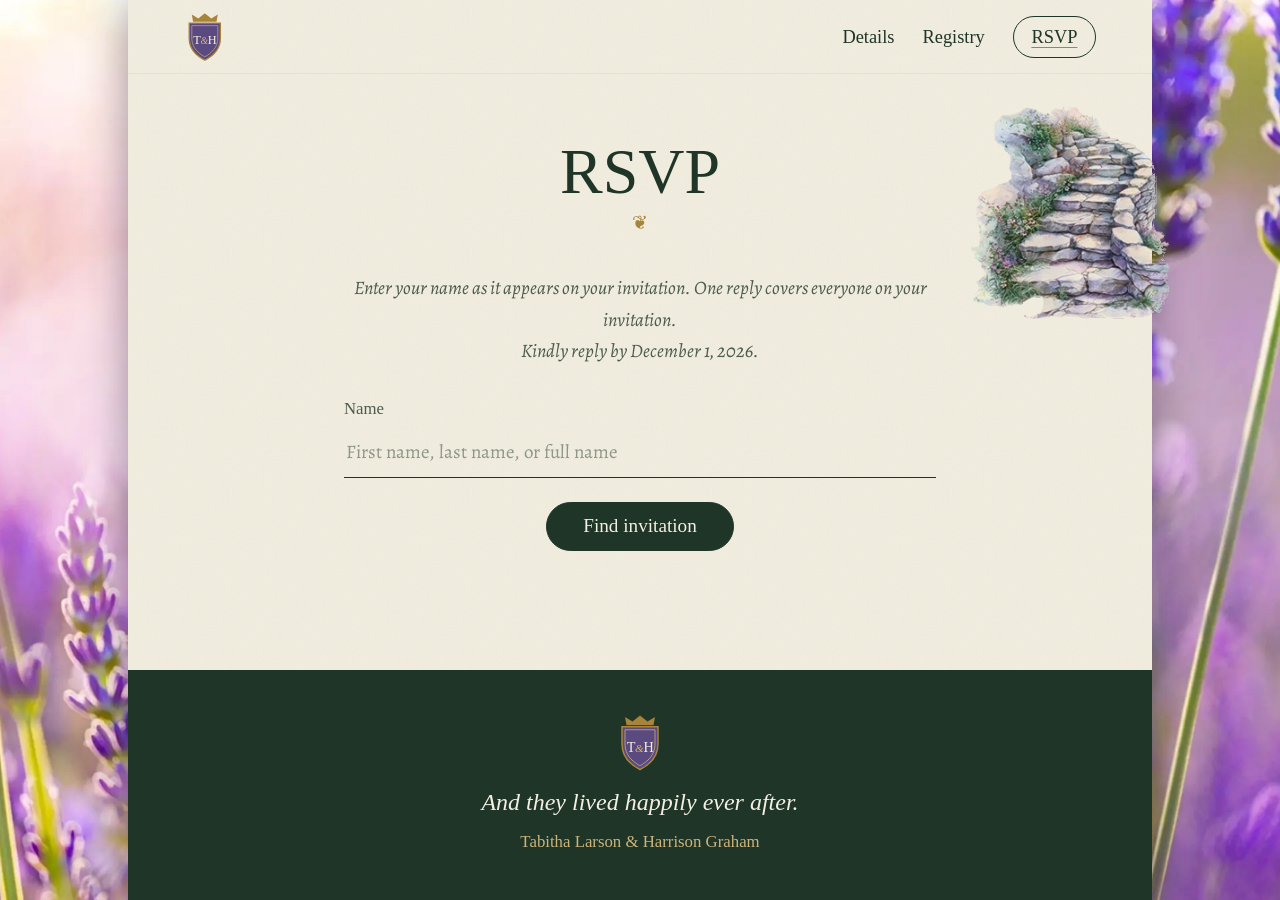
<file: rsvp.html>
<!DOCTYPE html>
<html lang="en">
<head>
  <meta charset="UTF-8" />
  <meta name="viewport" content="width=device-width, initial-scale=1.0, viewport-fit=cover" />
  <title data-wc-title="RSVP">Tabitha & Harrison | RSVP</title>
  <link rel="preconnect" href="https://fonts.googleapis.com" />
  <link rel="preconnect" href="https://fonts.gstatic.com" crossorigin />
  <link href="https://fonts.googleapis.com/css2?family=IM+Fell+English:ital@0;1&family=IM+Fell+English+SC&family=Alegreya:ital,wght@0,400;0,500;1,400&display=swap" rel="stylesheet" />
  <link rel="stylesheet" href="css/styles.css" />
  <link rel="icon" href="images/crest.svg" type="image/svg+xml" />
</head>
<body>
  <header class="site-header">
    <a class="seal" href="index.html" aria-label="Home">
      <svg class="crest" viewBox="0 0 64 76" aria-hidden="true">
        <path d="M14 15 L12 4 L22 10 L32 2 L42 10 L52 4 L50 15 Z" class="crest__crown" />
        <path d="M8 17 H56 V40 C56 58 44 68 32 74 C20 68 8 58 8 40 Z" class="crest__shield" />
        <path d="M12 21 H52 V40 C52 55 42 63.5 32 69 C22 63.5 12 55 12 40 Z" class="crest__inner" />
        <text x="32" y="50" class="crest__letters"><tspan data-wc="couple.partnerA.first.0">T</tspan><tspan class="crest__amp">&amp;</tspan><tspan data-wc="couple.partnerB.first.0">H</tspan></text>
      </svg>
    </a>
    <nav class="nav" aria-label="Main">
      <a href="info.html">Details</a>
      <a href="registry-list/index.html">Registry</a>
      <a class="nav__rsvp" href="rsvp.html" aria-current="page">RSVP</a>
    </nav>
  </header>

  <main class="page">
    <img class="decal decal--path" src="images/path.webp" alt="" width="223" height="238" />
    <h1 class="page__title">RSVP</h1>

    <div id="rsvp-lookup" class="rsvp-panel">
      <p class="rsvp-intro">Enter your name as it appears on your invitation. One reply covers everyone on your invitation.<br />Kindly reply by <span data-wc="rsvp.deadline">December 1, 2026</span>.</p>
      <form id="form-find" class="rsvp-form">
        <label class="rsvp-field">
          <span class="rsvp-field__label">Name</span>
          <input id="guest-name" class="rsvp-input" type="text" autocomplete="name" placeholder="First name, last name, or full name" required />
        </label>
        <button type="submit" class="button">Find invitation</button>
      </form>
    </div>

    <div id="rsvp-choose" class="rsvp-panel" hidden>
      <p class="rsvp-intro">More than one invitation matches that name. Choose yours:</p>
      <ul id="guest-choices" class="rsvp-choices"></ul>
      <button type="button" id="btn-back-lookup" class="button button--quiet">Search again</button>
    </div>

    <div id="rsvp-party" class="rsvp-panel" hidden>
      <h2 id="party-title" class="rsvp-party-title"></h2>
      <form id="form-rsvp" class="rsvp-form rsvp-form--party">
        <div id="guest-fields"></div>
        <div class="rsvp-actions">
          <button type="submit" class="button">Send RSVP</button>
          <button type="button" id="btn-reset-party" class="button button--quiet">Look up a different invitation</button>
        </div>
      </form>
    </div>

    <p id="rsvp-message" class="rsvp-message" role="status" aria-live="polite"></p>
  </main>

  <footer class="site-footer">
    <svg class="crest crest--footer" viewBox="0 0 64 76" aria-hidden="true">
          <path d="M14 15 L12 4 L22 10 L32 2 L42 10 L52 4 L50 15 Z" class="crest__crown" />
          <path d="M8 17 H56 V40 C56 58 44 68 32 74 C20 68 8 58 8 40 Z" class="crest__shield" />
          <path d="M12 21 H52 V40 C52 55 42 63.5 32 69 C22 63.5 12 55 12 40 Z" class="crest__inner" />
          <text x="32" y="50" class="crest__letters"><tspan data-wc="couple.partnerA.first.0">T</tspan><tspan class="crest__amp">&amp;</tspan><tspan data-wc="couple.partnerB.first.0">H</tspan></text>
    </svg>
    <p class="site-footer__end">And they lived happily ever after.</p>
    <p class="site-footer__names" data-wc="couple.footerNames">Tabitha Larson &amp; Harrison Graham</p>
  </footer>

  <script type="module" src="js/apply-wedding-config.js"></script>
  <script type="module" src="js/site-header.js"></script>
  <script type="module" src="js/rsvp-app.js"></script>
</body>
</html>
</file>
<file: css/styles.css>
/*
 * Tabitha & Harrison — site styles.
 * The site reads as a picture book: a vellum page, an old-print display face,
 * gilt rules, and watercolor decals painted into the margins.
 *
 * The decals in images/ have their white converted to transparency, so they
 * sit on any background and cover the gilt lines they overlap. The base colors
 * can be overridden from WEDDING.theme (js/wedding-config.js).
 */

:root {
  --vellum: #f3efe2;
  --vellum-deep: #e8e2cc;
  --ink: #1e3527;
  --ink-soft: #4b5b4d;
  --sage: #8fa37c;
  --lavender: #a693c9;
  --lavender-ink: #5b4a7f;
  --gilt: #a8843a;
  --gilt-soft: #cdb47a;

  --font-display: "IM Fell English", "Iowan Old Style", Georgia, serif;
  --font-sc: "IM Fell English SC", "IM Fell English", Georgia, serif;
  --font-body: "Alegreya", "Iowan Old Style", Georgia, serif;

  --gutter: clamp(1rem, 5vw, 3.5rem);
  --grain: url("data:image/svg+xml,%3Csvg xmlns='http://www.w3.org/2000/svg' width='240' height='240'%3E%3Cfilter id='n'%3E%3CfeTurbulence type='fractalNoise' baseFrequency='.85' numOctaves='3' stitchTiles='stitch'/%3E%3CfeColorMatrix values='0 0 0 0 .32 0 0 0 0 .28 0 0 0 0 .18 0 0 0 .08 0'/%3E%3C/filter%3E%3Crect width='100%25' height='100%25' filter='url(%23n)'/%3E%3C/svg%3E");
  --measure: 36rem;
}

*,
*::before,
*::after {
  box-sizing: border-box;
}

html {
  -webkit-text-size-adjust: 100%;
  /* Keeps in-page links, such as info.html#dress, from landing under the header. */
  scroll-padding-top: 6rem;
  /* Keeps the parchment's color on the body rather than spreading over the meadow. */
  background-color: var(--lavender-ink);
}

/* A lavender meadow stays put behind the parchment as the page scrolls. A fixed layer
 * rather than background-attachment, which iOS Safari ignores. */
html::before {
  content: "";
  position: fixed;
  inset: 0;
  z-index: -1;
  background: url("../images/lavender-meadow.webp") center / cover;
}

/* The page is a sheet of parchment down the middle of the meadow. On screens narrower
 * than the sheet, it fills the screen. */
body {
  max-width: 64rem;
  margin: 0 auto;
  box-shadow: 0 0 2.5rem rgb(40 24 64 / 0.45);
  min-height: 100vh;
  display: flex;
  flex-direction: column;
  overflow-x: hidden;
  background-color: var(--vellum);
  /* Faint paper grain. */
  background-image: url("data:image/svg+xml,%3Csvg xmlns='http://www.w3.org/2000/svg' width='240' height='240'%3E%3Cfilter id='n'%3E%3CfeTurbulence type='fractalNoise' baseFrequency='.85' numOctaves='3' stitchTiles='stitch'/%3E%3CfeColorMatrix values='0 0 0 0 .32 0 0 0 0 .28 0 0 0 0 .18 0 0 0 .08 0'/%3E%3C/filter%3E%3Crect width='100%25' height='100%25' filter='url(%23n)'/%3E%3C/svg%3E");
  color: var(--ink);
  font-family: var(--font-body);
  font-size: 1.1875rem;
  line-height: 1.65;
}

/* The schedule sizes itself to the parchment, not the window. The container is here
 * rather than on body: containment on body stops its overflow-x from passing to the
 * window, which turns body into its own scroll box and unpins the sticky header. */
main {
  flex: 1;
  container: page / inline-size;
}

a {
  color: inherit;
  text-decoration-color: var(--gilt);
  text-decoration-thickness: 1px;
  text-underline-offset: 0.22em;
}

a:hover {
  color: var(--lavender-ink);
}

:focus-visible {
  outline: 2px solid var(--lavender-ink);
  outline-offset: 3px;
  border-radius: 2px;
}

[hidden] {
  display: none !important;
}

.decal {
  position: absolute;
  height: auto;
  pointer-events: none;
  user-select: none;
}

/* ---------- Header ---------- */

.site-header {
  display: flex;
  flex-wrap: wrap;
  align-items: center;
  justify-content: space-between;
  gap: 0.75rem 1.5rem;
  padding: 0.75rem var(--gutter);
  /* Stays at the top of the screen while the page scrolls. */
  position: sticky;
  top: 0;
  z-index: 10;
  background-color: var(--vellum);
  background-image: inherit;
  border-bottom: 1px solid var(--vellum-deep);
}

/* Once the page scrolls, the side padding grows until the seal and links meet in the
 * middle. 12rem is about half the width of the seal, the gap, and the three links. */
.site-header.is-scrolled {
  padding-inline: max(var(--gutter), calc(50% - 12rem));
}

@media (prefers-reduced-motion: no-preference) {
  .site-header {
    transition: padding 400ms ease;
  }
}

.seal {
  display: inline-flex;
  text-decoration: none;
}

/* The couple's crest: a crowned lavender shield with their initials. */
.crest {
  display: block;
  width: 2.6rem;
  height: auto;
  overflow: visible;
}

.crest__crown {
  fill: var(--gilt);
}

.crest__shield {
  fill: var(--lavender-ink);
  stroke: var(--gilt);
  stroke-width: 2;
}

.crest__inner {
  fill: none;
  stroke: var(--gilt-soft);
  stroke-width: 1;
}

.crest__letters {
  fill: var(--vellum);
  font-family: var(--font-display);
  font-size: 19px;
  text-anchor: middle;
  letter-spacing: -0.5px;
}

.crest__amp {
  fill: var(--gilt-soft);
  font-style: italic;
  font-size: 15px;
}

.seal:hover .crest__shield {
  fill: var(--ink);
}

.nav {
  display: flex;
  flex-wrap: wrap;
  align-items: center;
  gap: 0.25rem 1.75rem;
  font-family: var(--font-sc);
  font-size: 1.15rem;
}

.nav a {
  text-decoration: none;
  padding: 0.25rem 0;
}

.nav a[aria-current="page"] {
  text-decoration: underline;
  text-decoration-color: var(--gilt);
}

.nav__rsvp {
  padding: 0.3rem 1.1rem !important;
  border: 1px solid var(--ink);
  border-radius: 999px;
}

.nav__rsvp:hover {
  background: var(--ink);
  color: var(--vellum);
}

/* ---------- Buttons ---------- */

.button {
  display: inline-block;
  padding: 0.7rem 2.25rem 0.8rem;
  border: 1px solid var(--ink);
  border-radius: 999px;
  background: var(--ink);
  color: var(--vellum);
  font-family: var(--font-sc);
  font-size: 1.2rem;
  line-height: 1.2;
  text-decoration: none;
  cursor: pointer;
}

.button:hover {
  background: var(--lavender-ink);
  border-color: var(--lavender-ink);
  color: var(--vellum);
}

.button--seal {
  display: inline-grid;
  place-items: center;
  width: 7.5rem;
  height: 7.5rem;
  padding: 0;
  border: 0;
  border-radius: 50%;
  background: url("../images/wax-seal.svg") center / contain no-repeat;
  color: var(--vellum);
  font-size: 1.45rem;
  letter-spacing: 0.04em;
  /* Pressed into the wax: a dark edge above the letters and a light one below. */
  text-shadow: 0 -1px 0 rgb(0 0 0 / 0.35), 0 1px 0 rgb(255 255 255 / 0.18);
  filter: drop-shadow(0 3px 4px rgb(30 53 39 / 0.25));
  position: relative;
}

.button--seal:hover {
  background: url("../images/wax-seal.svg") center / contain no-repeat;
  color: var(--vellum);
}

/* While hovered, a band of light glints across the wax, rests, and glints again. */
.button--seal::after {
  content: "";
  position: absolute;
  inset: 0;
  /* Clipped to the wax's own uneven outline. */
  mask: url("../images/wax-seal.svg") center / contain no-repeat;
  background: linear-gradient(
    115deg,
    transparent 35%,
    rgb(255 255 255 / 0.28) 48%,
    rgb(255 244 214 / 0.4) 50%,
    rgb(255 255 255 / 0.28) 52%,
    transparent 65%
  );
  background-size: 250% 100%;
  background-position: 120% 0;
  opacity: 0;
  pointer-events: none;
}

@media (prefers-reduced-motion: no-preference) {
  .button--seal:hover::after {
    animation: seal-glint 1.8s ease-in-out infinite;
  }
}

/* Without motion, the glint shows as a still highlight instead. */
@media (prefers-reduced-motion: reduce) {
  .button--seal:hover::after {
    opacity: 1;
    background-position: 50% 0;
  }
}

@keyframes seal-glint {
  0% {
    opacity: 1;
    background-position: 120% 0;
  }
  /* The sweep takes the first half of each cycle; the band waits off the wax for the rest. */
  50%,
  100% {
    opacity: 1;
    background-position: -20% 0;
  }
}

.button--seal:focus-visible {
  outline: 2px solid var(--gilt);
  outline-offset: 4px;
}

.button--quiet {
  background: transparent;
  color: var(--ink);
}

.button--quiet:hover {
  background: transparent;
  color: var(--lavender-ink);
}

/* ---------- Shared headings ---------- */

.heading {
  margin: 0 0 2.5rem;
  font-family: var(--font-display);
  font-weight: 400;
  font-size: clamp(2rem, 5vw, 2.75rem);
  line-height: 1.15;
  text-align: center;
}

/* A gilt fleuron under section headings: the book's chapter break. */
.heading::after {
  content: "❦";
  display: block;
  margin-top: 0.4rem;
  color: var(--gilt);
  font-size: 1.1rem;
}

/* ---------- Title page (home hero) ---------- */

.title-page {
  position: relative;
  /* The top padding leaves room for the dragon's wing above the frame. */
  padding: clamp(3rem, 5vw, 3.5rem) var(--gutter) clamp(4rem, 9vw, 6.5rem);
}

/* Where the parchment fills the screen, the flown-away dragon would otherwise widen the
 * page. On wider screens it flies out over the meadow. */
@media (max-width: 64rem) {
  .title-page {
    overflow-x: clip;
  }
}

/* ---------- The picture book (js/picture-book.js) ---------- */

.book {
  position: relative;
  max-width: 34rem;
  margin: 0 auto;
  /* Green bookcloth: a darker spine on the left and a fine crosshatch weave. */
  --bookcloth: linear-gradient(90deg, rgb(0 0 0 / 0.35), rgb(255 255 255 / 0.06) 14px, transparent 30px),
    repeating-linear-gradient(45deg, rgb(255 255 255 / 0.025) 0 1px, transparent 1px 3px),
    repeating-linear-gradient(-45deg, rgb(0 0 0 / 0.05) 0 1px, transparent 1px 3px), var(--ink);
}

.book__pages {
  position: relative;
  perspective: 2200px;
  /* Page edges peeking out past the cover, and the book's shadow on the table. */
  box-shadow: 3px 3px 0 -1px var(--vellum), 4px 4px 0 -1px var(--gilt-soft), 6px 6px 0 -1px var(--vellum),
    7px 7px 0 -1px var(--gilt-soft), 10px 14px 24px rgb(30 53 39 / 0.25);
  border-radius: 3px 8px 8px 3px;
}

.book__leaf {
  position: absolute;
  inset: 0;
  margin: 0;
  border-radius: 3px 8px 8px 3px;
  visibility: hidden;
  transform-origin: left center;
  backface-visibility: hidden;
}

.book__leaf.is-current {
  visibility: visible;
  z-index: 2;
}

.book__leaf.is-under {
  visibility: visible;
  z-index: 1;
}

.book__leaf.is-turning-away {
  visibility: visible;
  z-index: 3;
  animation: page-away 750ms cubic-bezier(0.45, 0, 0.3, 1) both;
}

.book__leaf.is-turning-back {
  z-index: 3;
  animation: page-back 750ms cubic-bezier(0.45, 0, 0.3, 1) both;
}

@keyframes page-away {
  to {
    transform: rotateY(-100deg);
    filter: brightness(0.75);
  }
}

@keyframes page-back {
  from {
    transform: rotateY(-100deg);
    filter: brightness(0.75);
  }
}

/* The cover: green bookcloth with a gilt border, corner ornaments, and a darker spine. */
.book__cover {
  position: relative;
  display: flex;
  flex-direction: column;
  justify-content: center;
  align-items: center;
  aspect-ratio: 4 / 5;
  padding: clamp(3rem, 8vw, 4.5rem) clamp(1.75rem, 6vw, 3.5rem);
  background: var(--bookcloth);
  color: var(--vellum);
  text-align: center;
}

/* The back cover lies under the pages. The pages are smaller than the covers, so its
 * cloth shows around them, as it would in a real book. */
.book__back {
  position: absolute;
  inset: 0;
  border-radius: 3px 8px 8px 3px;
  background: var(--bookcloth);
}

.book__cover::before {
  content: "";
  position: absolute;
  inset: 16px 16px 16px 28px;
  border: 1px solid var(--gilt);
  outline: 1px solid var(--gilt-soft);
  outline-offset: -7px;
  pointer-events: none;
}

.book__cover::after {
  content: "";
  position: absolute;
  inset: 10px 10px 10px 22px;
  border: 30px solid transparent;
  border-image: url("../images/frame-corners.svg") 40 / 30px stretch;
  pointer-events: none;
}

/* The cover sits in the flow and sizes the book; the photo pages stack on top of it. */
.book__cover.book__leaf {
  position: relative;
  inset: auto;
}

/* Nothing on the cover shrinks; when it doesn't fit 4:5, the cover grows taller. */
.book__cover > * {
  flex-shrink: 0;
}

.book__cover .title-page__rule {
  filter: brightness(1.45);
}

.book__cover .title-page__kicker {
  color: var(--gilt-soft);
}

.book__cover .title-page__names {
  color: #e6d39c;
  text-shadow: 0 1px 0 rgb(0 0 0 / 0.35);
}

.book__cover .title-page__amp {
  color: var(--gilt-soft);
}

.book__cover .title-page__place {
  color: var(--gilt-soft);
}

/* A photo page: vellum, a double gilt line, and a folio at the foot. It's inset from
 * the covers on every side but the spine. */
.book__page {
  inset: 14px 16px 14px 8px;
  border-radius: 2px 5px 5px 2px;
  box-shadow: 2px 2px 6px rgb(0 0 0 / 0.25);
  display: flex;
  flex-direction: column;
  padding: clamp(1.25rem, 4vw, 2rem) clamp(1.25rem, 4vw, 2rem) 0.5rem clamp(1.75rem, 5vw, 2.5rem);
  background-color: var(--vellum);
  background-image: linear-gradient(90deg, rgb(30 53 39 / 0.14), transparent 26px), var(--grain);
}

.book__page img {
  flex: 1;
  min-height: 0;
  width: 100%;
  object-fit: contain;
  padding: 10px;
  border: 1px solid var(--gilt);
  outline: 1px solid var(--gilt-soft);
  outline-offset: -6px;
}

/* Two photos sharing a page, one above the other. */
.book__page--pair img + img {
  margin-top: 10px;
}

.book__folio {
  padding: 0.35rem 0 0.2rem;
  color: var(--gilt);
  font-family: var(--font-display);
  font-style: italic;
  font-size: 1.05rem;
  text-align: center;
}

.book .decal {
  z-index: 5;
  transition: opacity 400ms ease;
}

/* The decals belong to the cover, so they fade once the book is open. */
.book.is-open .decal {
  opacity: 0;
}

/* The arrows sit outside the book's edges on wide screens and over them on phones. */
.book__turn {
  position: absolute;
  top: 50%;
  z-index: 6;
  display: grid;
  place-items: center;
  width: 3rem;
  height: 3rem;
  margin-top: -1.5rem;
  padding: 0;
  border: 1px solid var(--gilt);
  border-radius: 50%;
  background: var(--lavender-ink);
  color: var(--vellum);
  box-shadow: 0 2px 6px rgb(40 24 64 / 0.3);
  cursor: pointer;
  transition: background-color 150ms, color 150ms;
}

.book__turn svg {
  width: 1.4rem;
  height: 1.4rem;
  fill: none;
  stroke: currentColor;
  stroke-width: 2;
  stroke-linecap: round;
  stroke-linejoin: round;
}

.book__turn--prev {
  left: -4.5rem;
}

.book__turn--next {
  right: -4.5rem;
}

/* Hover inverts the arrow: white face, lavender arrow. */
.book__turn:hover:not(:disabled) {
  background: #fff;
  color: var(--lavender-ink);
}

.book__turn:focus-visible {
  outline: 2px solid var(--gilt);
  outline-offset: 3px;
}

.book__turn:disabled {
  opacity: 0.3;
  cursor: default;
}

.book__status {
  margin: 1.5rem 0 0;
  color: var(--ink-soft);
  font-style: italic;
  font-size: 1rem;
  text-align: center;
}

.title-page__kicker {
  margin: 0 0 0.5rem;
  font-family: var(--font-display);
  font-style: italic;
  font-size: clamp(1.2rem, 2.6vw, 1.5rem);
  color: var(--ink-soft);
}

.title-page__names {
  margin: 0;
  display: grid;
  justify-items: center;
  font-family: var(--font-display);
  font-weight: 400;
  font-size: clamp(3.5rem, 13vw, 7.5rem);
  line-height: 0.95;
  letter-spacing: -0.01em;
}

.title-page__amp {
  margin: 0.05em 0 -0.02em;
  color: var(--gilt);
  font-style: italic;
  font-size: 0.62em;
  line-height: 1;
}

.title-page__rule {
  width: 13rem;
  height: 1.4rem;
  margin: 1.75rem auto 1.25rem;
  border: 0;
  background: url("../images/divider.svg") center / contain no-repeat;
}

.title-page__date {
  margin: 0;
  font-size: clamp(1.15rem, 2.4vw, 1.35rem);
  font-weight: 500;
}

.title-page__place {
  margin: 0 0 2.25rem;
  font-style: italic;
  color: var(--ink-soft);
}

.decal--dragon {
  top: -2.5rem;
  right: clamp(-3.5rem, -4vw, -0.25rem);
  width: clamp(120px, 22vw, 245px);
}

.decal--hydrangea {
  bottom: -3rem;
  left: clamp(-5rem, -5.5vw, -1.25rem);
  width: clamp(115px, 20vw, 215px);
}

/* The page-load moment: the title page sets itself, then the dragon drops in. */
@media (prefers-reduced-motion: no-preference) {
  .book__cover > * {
    animation: ink-in 900ms ease-out backwards;
  }

  .title-page__names {
    animation-delay: 150ms !important;
  }

  .title-page__rule,
  .title-page__date,
  .title-page__place,
  .book__cover > .button {
    animation-delay: 450ms !important;
  }

  .decal--dragon {
    /* backwards, not both: a held end state would pin opacity and block the fade on open. */
    animation: dragon-drop 1100ms cubic-bezier(0.25, 1.4, 0.5, 1) 900ms backwards;
    transform-origin: 70% 0;
  }

  /* The dragon flies off when the book opens, and back when it closes to the cover. */
  .book.is-open .decal--dragon {
    animation: dragon-fly-away 1100ms cubic-bezier(0.5, 0, 0.75, 0.4) forwards;
  }

  .book.has-opened:not(.is-open) .decal--dragon {
    animation: dragon-fly-back 1100ms cubic-bezier(0.2, 0.7, 0.3, 1) backwards;
  }
}

@keyframes dragon-fly-away {
  0% {
    translate: 0 0;
    rotate: 0deg;
    scale: 1;
    opacity: 1;
  }
  /* A short crouch before the leap. */
  18% {
    translate: -0.5rem 0.75rem;
    rotate: 4deg;
    scale: 1;
    opacity: 1;
  }
  75% {
    opacity: 1;
  }
  100% {
    translate: 45vw -55vh;
    rotate: -24deg;
    scale: 0.45;
    opacity: 0;
  }
}

@keyframes dragon-fly-back {
  from {
    translate: 45vw -55vh;
    rotate: -24deg;
    scale: 0.45;
    opacity: 0;
  }
  to {
    translate: 0 0;
    rotate: 0deg;
    scale: 1;
    opacity: 1;
  }
}

/* Fireflies (js/fireflies.js) drift up over the title page once, then fade. */
.fireflies {
  position: absolute;
  inset: 0;
  z-index: 4;
  overflow: hidden;
  pointer-events: none;
}

.firefly {
  position: absolute;
  width: 7px;
  height: 7px;
  border-radius: 50%;
  /* A gold core and a warm halo; pale yellow disappears against the vellum. */
  background: #f2c94c;
  box-shadow: 0 0 4px 1px rgb(214 160 40 / 0.9), 0 0 16px 6px rgb(214 160 40 / 0.4);
  opacity: 0;
  animation-name: firefly;
  animation-timing-function: ease-in-out;
  animation-fill-mode: both;
}

@keyframes firefly {
  0% {
    opacity: 0;
    translate: 0 0;
  }
  20%,
  45% {
    opacity: 1;
  }
  35% {
    opacity: 0.4;
  }
  70% {
    opacity: 0.9;
  }
  100% {
    opacity: 0;
    translate: var(--dx) var(--dy);
  }
}

@keyframes ink-in {
  from {
    opacity: 0;
    filter: blur(3px);
  }
  to {
    opacity: 1;
    filter: blur(0);
  }
}

@keyframes dragon-drop {
  from {
    translate: 0 -2.5rem;
    rotate: -6deg;
    opacity: 0;
  }
  to {
    translate: 0 0;
    rotate: 0deg;
    opacity: 1;
  }
}

/* ---------- Chapters (the schedule) ---------- */

.chapters {
  position: relative;
  padding: clamp(3rem, 8vw, 5.5rem) var(--gutter);
  border-top: 1px solid var(--vellum-deep);
}

/* The heading spans two columns: the schedule, then the couple's photo beside it. */
.chapters__inner {
  max-width: 76rem;
  margin: 0 auto;
}

.chapters__columns {
  display: flex;
  justify-content: center;
  gap: 0 3rem;
}

/* A fixed width, so the schedule's height never depends on the photo's width. */
.chapters__columns > .chapter-list {
  flex: none;
  width: 36rem;
}

/* The frame matches the schedule's height (measured by js/schedule-photo.js), and its
 * width follows the photo's 2:3 shape. 34px is the frame's padding and border. The photo
 * sits inside the same double gilt line as the title page. */
.chapters__art {
  position: relative;
  flex: none;
  align-self: flex-start;
  box-sizing: content-box;
  height: calc(var(--schedule-height, 36rem) - 34px);
  aspect-ratio: 2 / 3;
  padding: 16px;
  border: 1px solid var(--gilt);
  border-radius: 28px;
  outline: 1px solid var(--gilt-soft);
  outline-offset: -9px;
}

/* Positioned so the photo's file size never sets the frame's size. */
.chapters__photo {
  position: absolute;
  inset: 16px;
  width: calc(100% - 32px);
  height: calc(100% - 32px);
  border-radius: 14px;
}

.chapter-list {
  margin: 0;
  padding: 0;
  list-style: none;
}

.chapter {
  display: grid;
  grid-template-columns: 4.5rem 1fr;
  gap: 0 1.25rem;
}

.chapter + .chapter {
  margin-top: 2.75rem;
}

.chapter__num {
  padding-top: 0.2rem;
  color: var(--gilt);
  font-family: var(--font-display);
  font-size: 2.5rem;
  line-height: 1;
  text-align: right;
}

.chapter__when {
  margin: 0;
  display: flex;
  flex-wrap: wrap;
  gap: 0 1rem;
  color: var(--ink-soft);
  font-style: italic;
}

.chapter__time {
  font-style: normal;
  font-weight: 500;
  color: var(--ink);
}

.chapter__name {
  margin: 0.1rem 0 0.5rem;
  font-family: var(--font-display);
  font-weight: 400;
  font-size: clamp(1.8rem, 4vw, 2.3rem);
  line-height: 1.15;
}

.chapter__note {
  margin: 0 0 0.6rem;
  max-width: var(--measure);
  color: var(--lavender-ink);
  font-style: italic;
}

.chapter__venue {
  font-style: normal;
}

/* The reception, the event most guests attend, is set in lavender on a soft wash. */
.chapter--primary {
  margin-left: -1rem;
  padding: 1.25rem 1rem;
  border-left: 3px solid var(--lavender);
  border-radius: 0 12px 12px 0;
  background: rgb(166 147 201 / 0.22);
}

.chapter--primary .chapter__num,
.chapter--primary .chapter__name,
.chapter--primary .chapter__time {
  color: var(--lavender-ink);
}

/* The Utah open house, a separate day, sits under the schedule in its own frame. */
.open-house {
  max-width: 36rem;
  margin: 3rem auto 0;
  padding: 1.5rem 1.75rem;
  border: 1px solid var(--gilt);
  border-radius: 12px;
  outline: 1px solid var(--gilt-soft);
  outline-offset: -6px;
  text-align: center;
}

.open-house__name {
  margin: 0 0 0.25rem;
  color: var(--lavender-ink);
  font-family: var(--font-display);
  font-weight: 400;
  font-size: clamp(1.6rem, 3.5vw, 2rem);
  line-height: 1.15;
}

.open-house .chapter__when {
  justify-content: center;
}

.open-house__note {
  margin: 0.6rem auto;
  max-width: var(--measure);
}

.open-house .chapter__venue {
  margin-bottom: 0.5rem;
}

.chapter__venue strong {
  font-weight: 500;
}

.pending {
  margin: 0;
  color: var(--ink-soft);
  font-style: italic;
}

/* ---------- Before you arrive ---------- */

.provisions {
  position: relative;
  margin: 1.5rem 0;
  padding: clamp(3rem, 8vw, 5.5rem) var(--gutter);
  background-color: var(--vellum-deep);
}

/* Torn top and bottom edges, so the section reads as a separate leaf. */
.provisions::before,
.provisions::after {
  content: "";
  position: absolute;
  left: 0;
  right: 0;
  height: 22px;
  background: url("../images/torn-edge.svg") 0 0 / 480px 22px repeat-x;
  pointer-events: none;
}

.provisions::before {
  top: -21px;
}

.provisions::after {
  bottom: -21px;
  transform: scaleY(-1);
}

/* ---------- A map of the realm ---------- */

.realm {
  padding: clamp(3rem, 8vw, 5.5rem) var(--gutter);
  border-top: 1px solid var(--vellum-deep);
}

.realm__map {
  max-width: 60rem;
  margin: 0 auto;
}

.realm__map svg {
  display: block;
  width: 100%;
  height: auto;
}

.realm__town {
  fill: var(--ink-soft);
  font-family: var(--font-sc);
  font-size: 30px;
  letter-spacing: 4px;
}

.realm__river {
  fill: #5f7686;
  font-family: var(--font-display);
  font-style: italic;
  font-size: 20px;
}

.realm__note {
  fill: var(--ink-soft);
  font-family: var(--font-display);
  font-style: italic;
  font-size: 19px;
}

.realm__dragons {
  fill: var(--lavender-ink);
  font-family: var(--font-display);
  font-style: italic;
  font-size: 18px;
}

.realm__label {
  fill: var(--ink);
  font-family: var(--font-display);
  font-size: 22px;
}

.realm__label--primary {
  fill: var(--lavender-ink);
  font-size: 26px;
}

.realm__sublabel {
  fill: var(--ink-soft);
  font-family: var(--font-display);
  font-style: italic;
  font-size: 17px;
}

.realm__num {
  fill: var(--vellum);
  font-family: var(--font-display);
  font-size: 17px;
  text-anchor: middle;
}

.realm__compass {
  fill: var(--ink);
  font-family: var(--font-sc);
  font-size: 20px;
  text-anchor: middle;
}

.realm__title {
  fill: var(--ink);
  font-family: var(--font-display);
  font-style: italic;
  font-size: 23px;
  text-anchor: middle;
}

/* Only landmarks with an address get a link; the invite-only ones stay plain. */
.realm__map a[href] .realm__place {
  cursor: pointer;
}

.realm__map a[href]:hover .realm__label,
.realm__map a[href]:focus-visible .realm__label {
  fill: var(--lavender-ink);
  text-decoration: underline;
}

.realm__caption {
  margin-top: 0.75rem;
  color: var(--ink-soft);
  font-style: italic;
  font-size: 1rem;
  text-align: center;
}

.realm__legend {
  max-width: 60rem;
  margin: 2rem auto 0;
  padding: 0;
  list-style: none;
  display: grid;
  grid-template-columns: repeat(3, 1fr);
  gap: 1.5rem;
}

.realm__stop {
  display: grid;
  grid-template-columns: 2.5rem 1fr;
  gap: 0 0.75rem;
}

.realm__stop-num {
  color: var(--gilt);
  font-family: var(--font-display);
  font-size: 1.8rem;
  line-height: 1.1;
  text-align: right;
}

.realm__stop p {
  margin: 0;
}

.realm__stop-name {
  font-family: var(--font-display);
  font-size: 1.3rem;
  line-height: 1.2;
}

.realm__stop-venue {
  color: var(--ink-soft);
  font-style: italic;
}

.realm__stop--primary .realm__stop-num,
.realm__stop--primary .realm__stop-name {
  color: var(--lavender-ink);
}

.provisions__grid {
  max-width: 64rem;
  margin: 0 auto;
  padding: 0;
  list-style: none;
  display: grid;
  grid-template-columns: repeat(3, 1fr);
  text-align: center;
}

.provisions__item {
  padding: 0.5rem clamp(1rem, 3vw, 2.5rem);
}

.provisions__item + .provisions__item {
  border-left: 1px solid var(--gilt-soft);
}

.provisions__title {
  margin: 0 0 0.5rem;
  font-family: var(--font-display);
  font-weight: 400;
  font-size: 1.6rem;
  line-height: 1.2;
}

.provisions__item p {
  margin: 0 0 0.75rem;
}

/* ---------- Finale (RSVP call) ---------- */

.finale {
  position: relative;
  padding: clamp(4rem, 9vw, 6rem) var(--gutter) clamp(6.5rem, 11vw, 7.5rem);
}

.finale__inner {
  position: relative;
  max-width: 34rem;
  margin: 0 auto;
  text-align: center;
}

.finale__inner .heading {
  margin-bottom: 1.25rem;
}

.finale__inner p {
  margin: 0 auto 2rem;
  max-width: 28rem;
}

.decal--arch {
  top: clamp(-3.5rem, -6vw, -1.5rem);
  right: clamp(-17rem, -22vw, -4rem);
  width: clamp(150px, 26vw, 310px);
}

/* Mirrors the arch: same height, same top, same distance from the text. */
.decal--brick {
  top: clamp(-3.5rem, -6vw, -1.5rem);
  left: clamp(-17rem, -22vw, -4rem);
  width: clamp(150px, 26vw, 310px);
}

/* ---------- Footer ---------- */

.site-footer {
  padding: 2.75rem var(--gutter) calc(2.75rem + env(safe-area-inset-bottom));
  background: var(--ink);
  color: var(--vellum);
  text-align: center;
}

.crest--footer {
  width: 3rem;
  margin: 0 auto 0.75rem;
}

.site-footer__end {
  margin: 0 0 0.35rem;
  font-family: var(--font-display);
  font-style: italic;
  font-size: 1.5rem;
}

.site-footer__names {
  margin: 0;
  color: var(--gilt-soft);
  font-family: var(--font-sc);
  font-size: 1.05rem;
}

/* ---------- Inner pages ---------- */

.page {
  position: relative;
  width: 100%;
  max-width: 44rem;
  margin: 0 auto;
  padding: clamp(2rem, 6vw, 4rem) var(--gutter) clamp(4rem, 9vw, 6rem);
}

.page__title {
  margin: 0 0 2.5rem;
  font-family: var(--font-display);
  font-weight: 400;
  font-size: clamp(2.6rem, 7vw, 4rem);
  line-height: 1.05;
  text-align: center;
}

.page__title::after {
  content: "❦";
  display: block;
  margin-top: 0.5rem;
  color: var(--gilt);
  font-size: 1.2rem;
}

/* The ivy is photographic; soften it toward the watercolor decals. */
.page .decal--ivy {
  filter: saturate(0.65) brightness(1.05);
  top: 0;
  left: clamp(-6rem, -8vw, 0rem);
  width: clamp(56px, 8vw, 80px);
}

.page .decal--hydrangea {
  top: 1rem;
  bottom: auto;
  right: clamp(-6rem, -8vw, 0rem);
  left: auto;
}

.page .decal--path {
  top: 2rem;
  bottom: auto;
  right: clamp(-12rem, -14vw, -1rem);
  left: auto;
  width: clamp(110px, 18vw, 200px);
}

.part + .part {
  margin-top: 4rem;
}

.part__title {
  margin: 0 0 1.25rem;
  font-family: var(--font-display);
  font-weight: 400;
  font-size: 2.1rem;
  line-height: 1.15;
}

.lead {
  margin: 0 0 1.25rem;
  font-family: var(--font-display);
  font-style: italic;
  font-size: 1.45rem;
  line-height: 1.35;
  color: var(--lavender-ink);
}

.prose {
  max-width: var(--measure);
}

.prose p {
  margin: 0 0 1rem;
}

/* An illuminated initial on the first paragraph. flow-root keeps the float
   from running into whatever follows a short opening line. */
.prose > p:first-child {
  display: flow-root;
}

.prose > p:first-child::first-letter {
  float: left;
  margin: 0.08em 0.1em 0 0;
  color: var(--gilt);
  font-family: var(--font-display);
  font-size: 3.7em;
  line-height: 0.8;
}

.prose h3 {
  margin: 2.25rem 0 0.4rem;
  font-family: var(--font-display);
  font-weight: 400;
  font-size: 1.45rem;
  line-height: 1.25;
}

.prose ul {
  margin: 0 0 1.25rem;
  padding-left: 1.5rem;
  list-style: "❧  ";
}

.prose li::marker {
  color: var(--sage);
}

.prose li + li {
  margin-top: 0.5rem;
}

.prose strong {
  font-weight: 500;
}

.faq {
  border-bottom: 1px solid var(--gilt-soft);
}

.faq:first-child {
  border-top: 1px solid var(--gilt-soft);
}

.faq__q {
  display: flex;
  justify-content: space-between;
  gap: 1rem;
  padding: 0.95rem 0;
  font-family: var(--font-display);
  font-size: 1.3rem;
  line-height: 1.3;
  cursor: pointer;
  list-style: none;
}

.faq__q::-webkit-details-marker {
  display: none;
}

.faq__q::after {
  content: "+";
  flex: none;
  color: var(--gilt);
  transition: rotate 200ms ease;
}

.faq[open] > .faq__q::after {
  rotate: 45deg;
}

.faq__a {
  margin: 0 0 1.25rem;
  max-width: var(--measure);
}

/* Registry */

.registry {
  text-align: center;
}

.registry__blurb {
  margin: 0 auto 2rem;
  max-width: 28rem;
  font-family: var(--font-display);
  font-style: italic;
  font-size: 1.45rem;
  line-height: 1.4;
}

.registry__links {
  margin: 0;
  padding: 0;
  list-style: none;
  display: grid;
  justify-items: center;
  gap: 1rem;
}

/* ---------- RSVP ---------- */

.rsvp-intro {
  margin: 0 0 1.75rem;
  text-align: center;
  font-style: italic;
  color: var(--ink-soft);
}

.rsvp-form {
  display: grid;
  gap: 1.5rem;
  justify-items: center;
}

.rsvp-form--party {
  justify-items: stretch;
}

.rsvp-field {
  display: grid;
  gap: 0.3rem;
  width: 100%;
}

.rsvp-field__label {
  font-family: var(--font-sc);
  font-size: 1.05rem;
  color: var(--ink-soft);
}

.rsvp-input {
  width: 100%;
  padding: 0.55rem 0.1rem;
  border: 0;
  border-bottom: 1px solid var(--ink);
  border-radius: 0;
  background: transparent;
  color: var(--ink);
  font: inherit;
}

.rsvp-input:focus-visible {
  outline: none;
  border-bottom: 2px solid var(--lavender-ink);
  margin-bottom: -1px;
}

.rsvp-input::placeholder {
  color: color-mix(in srgb, var(--ink-soft) 60%, var(--vellum));
}

.rsvpcheck-search {
  max-width: 22rem;
  margin-top: 1.5rem;
}

.rsvp-count .rsvp-input {
  max-width: 8rem;
}

.rsvp-choices {
  margin: 0 0 1.5rem;
  padding: 0;
  list-style: none;
  border-top: 1px solid var(--gilt-soft);
}

.rsvp-choice {
  display: grid;
  width: 100%;
  padding: 0.9rem 0.25rem;
  border: 0;
  border-bottom: 1px solid var(--gilt-soft);
  background: none;
  color: inherit;
  font: inherit;
  text-align: left;
  cursor: pointer;
}

.rsvp-choice:hover {
  color: var(--lavender-ink);
}

.rsvp-choice__name {
  font-family: var(--font-display);
  font-size: 1.3rem;
}

#rsvp-choose {
  text-align: center;
}

.rsvp-party-title {
  margin: 0 0 1.5rem;
  font-family: var(--font-display);
  font-weight: 400;
  font-size: 1.9rem;
  text-align: center;
}

.rsvp-event-field {
  display: grid;
  gap: 1rem;
  margin-bottom: 1.5rem;
  padding-left: 1rem;
  border-left: 2px solid var(--sage);
}

.rsvp-event-field__name {
  margin: 0;
  font-family: var(--font-display);
  font-weight: 400;
  font-style: italic;
  font-size: 1.3rem;
}

fieldset.rsvp-event-field {
  margin: 0 0 1.75rem;
  padding: 0 0 0 1rem;
  border: 0;
  border-left: 2px solid var(--sage);
  min-width: 0;
}

fieldset.rsvp-event-field > legend {
  float: left;
  width: 100%;
  padding: 0;
}

.rsvp-event-field__when {
  clear: both;
  margin: 0;
  font-style: italic;
  color: var(--ink-soft);
}

.rsvp-yesno {
  display: flex;
  flex-wrap: wrap;
  gap: 0.5rem 1.75rem;
}

.rsvp-yesno__option {
  display: inline-flex;
  align-items: center;
  gap: 0.5rem;
  cursor: pointer;
}

.rsvp-yesno__option input {
  width: 1.1rem;
  height: 1.1rem;
  accent-color: var(--lavender-ink);
}

.rsvp-count[hidden] {
  display: none;
}

.rsvp-actions {
  display: flex;
  flex-wrap: wrap;
  justify-content: center;
  gap: 1rem;
}

.rsvp-message {
  margin: 1.5rem 0 0;
  text-align: center;
  font-style: italic;
}

.rsvp-message:empty {
  display: none;
}

.rsvp-message--error {
  color: #8a2d2d;
}

.page--wide {
  max-width: 72rem;
}

/* ---------- RSVP check dashboard ---------- */

.rsvpcheck-head {
  display: flex;
  flex-wrap: wrap;
  align-items: center;
  justify-content: space-between;
  gap: 1rem;
}

.rsvpcheck-head .page__title {
  margin-bottom: 0;
  text-align: left;
}

.rsvpcheck-head .page__title::after {
  content: none;
}

.rsvpcheck > .rsvp-intro {
  margin-top: 1rem;
}

.rsvpcheck-filters {
  display: flex;
  flex-wrap: wrap;
  gap: 0.5rem;
  margin: 0 0 1.5rem;
}

.rsvpcheck-filter {
  padding: 0.45rem 1rem;
  border: 1px solid var(--gilt);
  border-radius: 999px;
  background: transparent;
  color: var(--ink);
  font: inherit;
  cursor: pointer;
}

.rsvpcheck-filter[aria-pressed="true"] {
  background: var(--lavender-ink);
  border-color: var(--lavender-ink);
  color: var(--vellum);
}

.rsvpcheck-totals {
  display: grid;
  grid-template-columns: repeat(auto-fit, minmax(16rem, 1fr));
  gap: 1rem 2rem;
  margin-bottom: 2rem;
}

.rsvpcheck-total__name {
  margin: 0 0 0.5rem;
  font-family: var(--font-display);
  font-weight: 400;
  font-size: 1.5rem;
}

.rsvpcheck-stats {
  display: grid;
  grid-template-columns: repeat(2, 1fr);
  gap: 0.5rem 1rem;
  margin: 0;
}

.rsvpcheck-stat dt {
  font-family: var(--font-sc);
  font-size: 0.9rem;
  color: var(--ink-soft);
}

.rsvpcheck-stat dd {
  margin: 0;
  font-size: 1.2rem;
}

.rsvpcheck-answer--waiting,
.rsvpcheck-na {
  color: var(--ink-soft);
  font-style: italic;
}

.rsvpcheck-answer--no {
  color: #8a2d2d;
}

.rsvpcheck-table-wrap {
  overflow-x: auto;
}

.rsvpcheck-table {
  width: 100%;
  border-collapse: collapse;
  font-size: 0.95rem;
}

.rsvpcheck-table th,
.rsvpcheck-table td {
  padding: 0.55rem 0.75rem 0.55rem 0;
  border-bottom: 1px solid var(--gilt-soft);
  text-align: left;
  vertical-align: top;
}

.rsvpcheck-table th {
  font-family: var(--font-sc);
  font-weight: 400;
  color: var(--ink-soft);
}

/* ---------- Small screens ---------- */

/* Too narrow for the fixed schedule and a full-height photo: the schedule flexes, and
 * the photo takes 40% of the row at its own 2:3 shape. */
@container page (max-width: 1250px) {
  .chapters__columns {
    gap: 0 clamp(1.5rem, 4vw, 3rem);
  }

  .chapters__columns > .chapter-list {
    flex: 1;
    width: auto;
    min-width: 0;
  }

  .chapters__art {
    width: 40%;
    height: auto;
  }
}

/* Below this width the schedule needs the whole row, so the photo column drops. */
@container page (max-width: 900px) {
  .chapters__inner {
    max-width: 40rem;
  }

  .chapters__art {
    display: none;
  }
}

@media (max-width: 720px) {
  .book__turn {
    width: 2.5rem;
    height: 2.5rem;
    margin-top: -1.25rem;
  }

  .book__turn--prev {
    left: -0.5rem;
  }

  .book__turn--next {
    right: -0.5rem;
  }

  .realm__legend {
    grid-template-columns: 1fr;
    max-width: 24rem;
  }

  .decal--dragon {
    top: -1.25rem;
    right: -0.25rem;
  }

  .provisions__grid {
    grid-template-columns: 1fr;
    max-width: 28rem;
  }

  .provisions__item {
    padding: 1.5rem 0;
  }

  .provisions__item + .provisions__item {
    border-left: 0;
    border-top: 1px solid var(--gilt-soft);
  }

  .chapter {
    grid-template-columns: 2.75rem 1fr;
    gap: 0 0.9rem;
  }

  .chapter__num {
    font-size: 2rem;
  }

  /* Phones have no room beside the heading for the ruins, and above it they crowd the
   * text, so the heading's own fleuron is the only ornament here. */
  .decal--arch,
  .decal--brick {
    display: none;
  }

  /* Keeps the hydrangea off the status line under the book. */
  .decal--hydrangea {
    bottom: -0.75rem;
    left: -1rem;
    width: 125px;
  }

  .page .decal--ivy,
  .page .decal--hydrangea,
  .page .decal--path {
    width: 64px;
    opacity: 0.9;
  }

  .page .decal--ivy {
    left: -0.25rem;
    width: 40px;
  }

  .page .decal--hydrangea,
  .page .decal--path {
    right: -0.25rem;
  }
}
</file>
